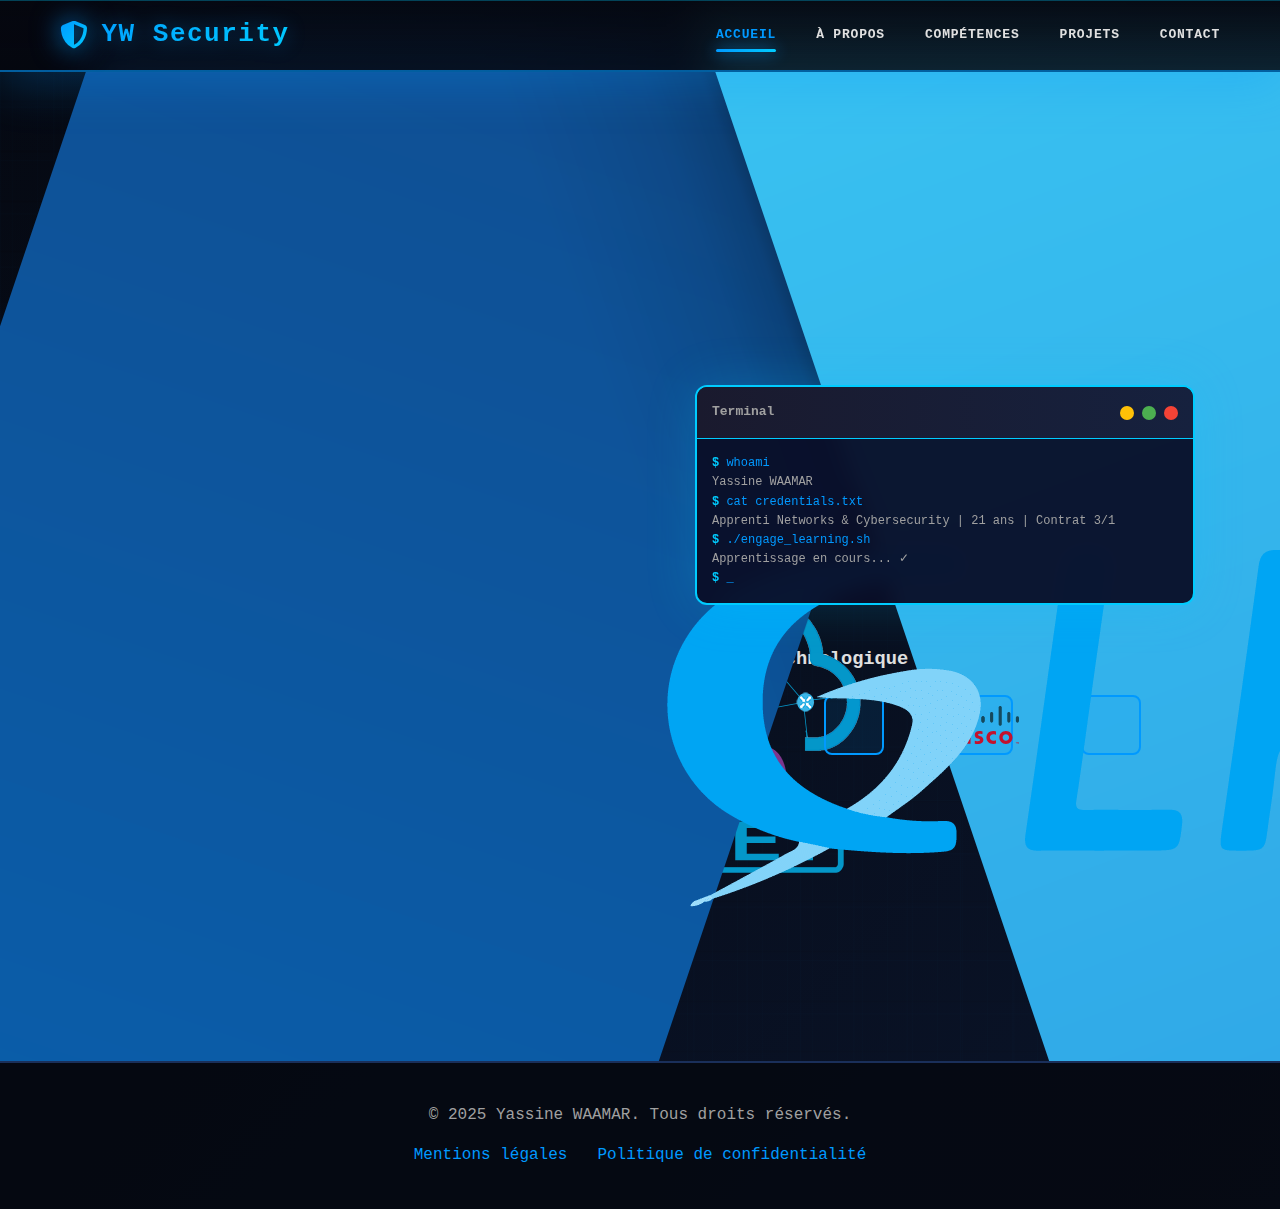
<file: index.html>
<!DOCTYPE html>
<html lang="fr">
<head>
    <meta charset="UTF-8">
    <meta name="viewport" content="width=device-width, initial-scale=1.0">
    <title>Yassine WAAMAR - Apprenti Réseaux & Cybersécurité</title>
    <link rel="icon" href="favicon.svg" type="image/svg+xml">
    <link rel="stylesheet" href="style.css">
    <link rel="stylesheet" href="https://cdnjs.cloudflare.com/ajax/libs/font-awesome/6.4.0/css/all.min.css">
</head>
<body>
    <!-- Navigation -->
    <nav class="navbar">
        <div class="nav-container">
            <a href="index.html" class="logo">
                <i class="fas fa-shield-alt"></i>
                <span>YW Security</span>
            </a>
            <ul class="nav-menu">
                <li><a href="index.html" class="nav-link">Accueil</a></li>
                <li><a href="about.html" class="nav-link">À propos</a></li>
                <li><a href="skills.html" class="nav-link">Compétences</a></li>
                <li><a href="projects.html" class="nav-link">Projets</a></li>
                <li><a href="contact.html" class="nav-link">Contact</a></li>
            </ul>
            <div class="hamburger">
                <span></span>
                <span></span>
                <span></span>
            </div>
        </div>
    </nav>

    <!-- Hero Section -->
    <main class="hero">
        <div class="matrix-bg"></div>
        <div class="hero-wrapper">
            <div class="hero-left">
                <div class="hero-content">
                    <div class="security-badge">
                        <i class="fas fa-shield-alt"></i>
                        <span>Apprenti Cybersécurité</span>
                    </div>
                    <h1 class="glitch" data-text="YASSINE WAAMAR">YASSINE WAAMAR</h1>
                    <p class="hero-subtitle">Apprenti Networks & Cybersecurity - Bac+3 AIS</p>
                    <p class="hero-description">Infrastructure Réseaux | Cloud Sécurisé | Sécurité Réseau & Systèmes | Gouvernance Cyber | ISO 27001 | SMSI</p>
                    
                    <div class="security-highlights">
                        <span class="security-tag"><i class="fas fa-network-wired"></i> Réseaux Sécurisés</span>
                        <span class="security-tag"><i class="fas fa-lock"></i> Infrastructure Cyber</span>
                        <span class="security-tag"><i class="fas fa-cloud"></i> Cloud Sécurité</span>
                    </div>
                    
                    <div class="hero-status">
                        <span class="status-indicator"></span>
                        <span class="status-text">Apprentissage Actif</span>
                    </div>

                    <div class="hero-buttons">
                        <a href="CV_2025-FR_MIC_YASSINE_WAAMAR.pdf" download class="cta-button">Télécharger CV</a>
                        <a href="contact.html" class="secondary-button">Me Contacter</a>
                    </div>

                    <div class="hero-stats">
                        <div class="stat-item">
                            <span class="stat-value">2+</span>
                            <span class="stat-label">Experiences</span>
                        </div>
                        <div class="stat-item">
                            <span class="stat-value">10+</span>
                            <span class="stat-label">Projets</span>
                        </div>
                    </div>
                </div>
            </div>

            <div class="hero-right">
                <div class="terminal-window">
                    <div class="terminal-header">
                        <span>Terminal</span>
                        <div class="terminal-buttons">
                            <span class="btn-min"></span>
                            <span class="btn-max"></span>
                            <span class="btn-close"></span>
                        </div>
                    </div>
                    <div class="terminal-content">
                        <p><span class="cmd">$</span> whoami</p>
                        <p><span class="output">Yassine WAAMAR</span></p>
                        <p><span class="cmd">$</span> cat credentials.txt</p>
                        <p><span class="output">Apprenti Networks & Cybersecurity | 21 ans | Contrat 3/1</span></p>
                        <p><span class="cmd">$</span> ./engage_learning.sh</p>
                        <p><span class="output">Apprentissage en cours... ✓</span></p>
                        <p><span class="cmd">$</span> _</p>
                    </div>
                </div>

                <div class="tech-stack">
                    <h3>Stack Technologique</h3>
                    <div class="tech-icons">
                        <div class="tech-icon" title="PNETLAB">
                            <img src="pnetlab_logo.png" alt="PNETLAB">
                        </div>
                        <div class="tech-icon" title="Microsoft Azure">
                            <img src="Microsoft-Azure.png" alt="Azure">
                        </div>
                        <div class="tech-icon" title="Cisco">
                            <img src="Cisco_logo.svg" alt="Cisco">
                        </div>
                        <div class="tech-icon" title="GLPI">
                            <img src="GLPI_Logo-color.png" alt="GLPI">
                        </div>
                    </div>
                </div>
            </div>
        </div>
    </main>

    <!-- Footer -->
    <footer class="footer">
        <div class="container">
            <p>&copy; 2025 Yassine WAAMAR. Tous droits réservés.</p>
            <div class="footer-links">
                <a href="mentions-legales.html" class="footer-link">Mentions légales</a>
                <a href="politique-confidentialite.html" class="footer-link">Politique de confidentialité</a>
            </div>
        </div>
    </footer>

    <script src="script.js"></script>
</body>
</html>
</file>
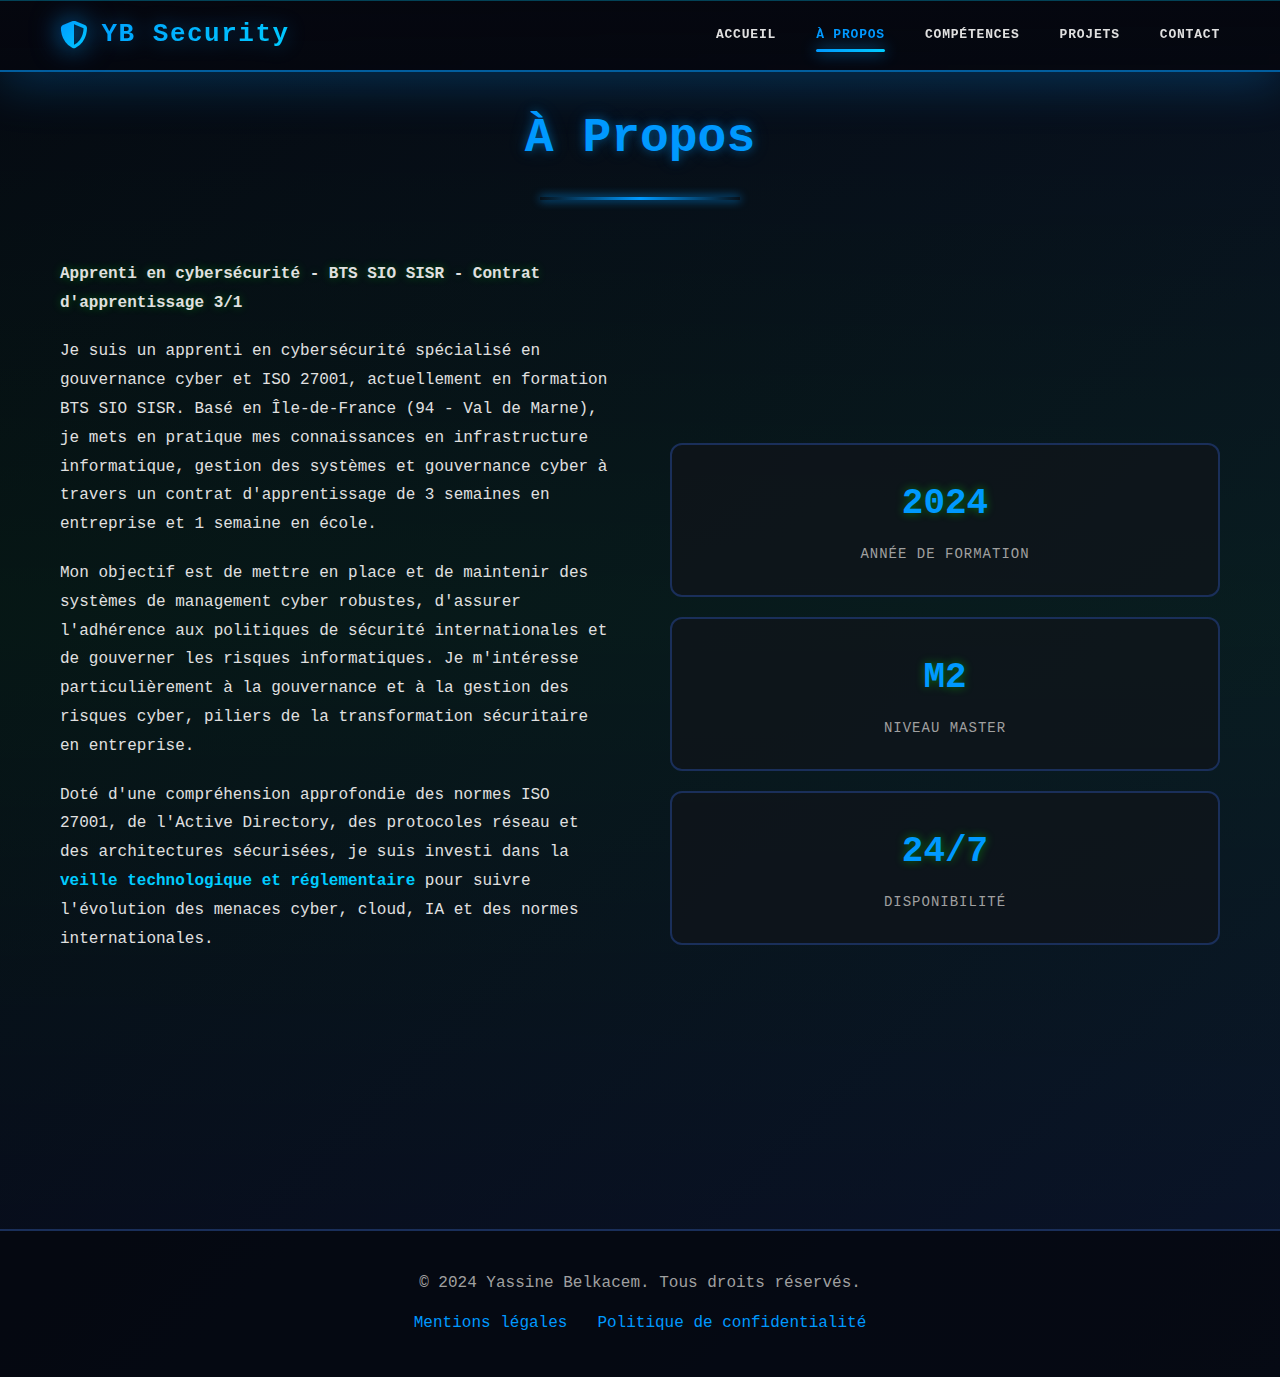
<file: about.html>
<!DOCTYPE html>
<html lang="fr">
<head>
    <meta charset="UTF-8">
    <meta name="viewport" content="width=device-width, initial-scale=1.0">
    <title>À Propos - Yassine Belkacem</title>
    <link rel="icon" href="favicon.svg" type="image/svg+xml">
    <link rel="stylesheet" href="style.css">
    <link rel="stylesheet" href="https://cdnjs.cloudflare.com/ajax/libs/font-awesome/6.4.0/css/all.min.css">
</head>
<body>
    <!-- Navigation -->
    <nav class="navbar">
        <div class="nav-container">
            <a href="index.html" class="logo">
                <i class="fas fa-shield-alt"></i>
                <span>YB Security</span>
            </a>
            <ul class="nav-menu">
                <li><a href="index.html" class="nav-link">Accueil</a></li>
                <li><a href="about.html" class="nav-link active">À propos</a></li>
                <li><a href="skills.html" class="nav-link">Compétences</a></li>
                <li><a href="projects.html" class="nav-link">Projets</a></li>
                <li><a href="contact.html" class="nav-link">Contact</a></li>
            </ul>
            <div class="hamburger">
                <span></span>
                <span></span>
                <span></span>
            </div>
        </div>
    </nav>

    <!-- About Section -->
    <main class="about">
        <div class="container">
            <h1 class="section-title">À Propos</h1>
            <div class="about-content">
                <div class="about-text">
                    <p class="highlight">Apprenti en cybersécurité - BTS SIO SISR - Contrat d'apprentissage 3/1</p>
                    <p>Je suis un apprenti en cybersécurité spécialisé en gouvernance cyber et ISO 27001, actuellement en formation BTS SIO SISR. Basé en Île-de-France (94 - Val de Marne), je mets en pratique mes connaissances en infrastructure informatique, gestion des systèmes et gouvernance cyber à travers un contrat d'apprentissage de 3 semaines en entreprise et 1 semaine en école.</p>
                    <p>Mon objectif est de mettre en place et de maintenir des systèmes de management cyber robustes, d'assurer l'adhérence aux politiques de sécurité internationales et de gouverner les risques informatiques. Je m'intéresse particulièrement à la gouvernance et à la gestion des risques cyber, piliers de la transformation sécuritaire en entreprise.</p>
                    <p>Doté d'une compréhension approfondie des normes ISO 27001, de l'Active Directory, des protocoles réseau et des architectures sécurisées, je suis investi dans la <strong>veille technologique et réglementaire</strong> pour suivre l'évolution des menaces cyber, cloud, IA et des normes internationales.</p>
                    <div class="achievements">
                        <div class="achievement">
                            <i class="fas fa-certificate"></i>
                            <span>3+ Certifications</span>
                        </div>
                        <div class="achievement">
                            <i class="fas fa-project-diagram"></i>
                            <span>15+ Projets</span>
                        </div>
                        <div class="achievement">
                            <i class="fas fa-users"></i>
                            <span>100+ Vulns trouvées</span>
                        </div>
                    </div>
                </div>
                <div class="about-stats">
                    <div class="stat-card">
                        <div class="stat-number">2024</div>
                        <div class="stat-label">Année de formation</div>
                    </div>
                    <div class="stat-card">
                        <div class="stat-number">M2</div>
                        <div class="stat-label">Niveau Master</div>
                    </div>
                    <div class="stat-card">
                        <div class="stat-number">24/7</div>
                        <div class="stat-label">Disponibilité</div>
                    </div>
                </div>
            </div>
        </div>
    </main>

    <!-- Footer -->
    <footer class="footer">
        <div class="container">
            <p>&copy; 2024 Yassine Belkacem. Tous droits réservés.</p>
            <div class="footer-links">
                <span class="footer-link">Mentions légales</span>
                <span class="footer-link">Politique de confidentialité</span>
            </div>
        </div>
    </footer>

    <script src="script.js"></script>
</body>
</html>
</file>
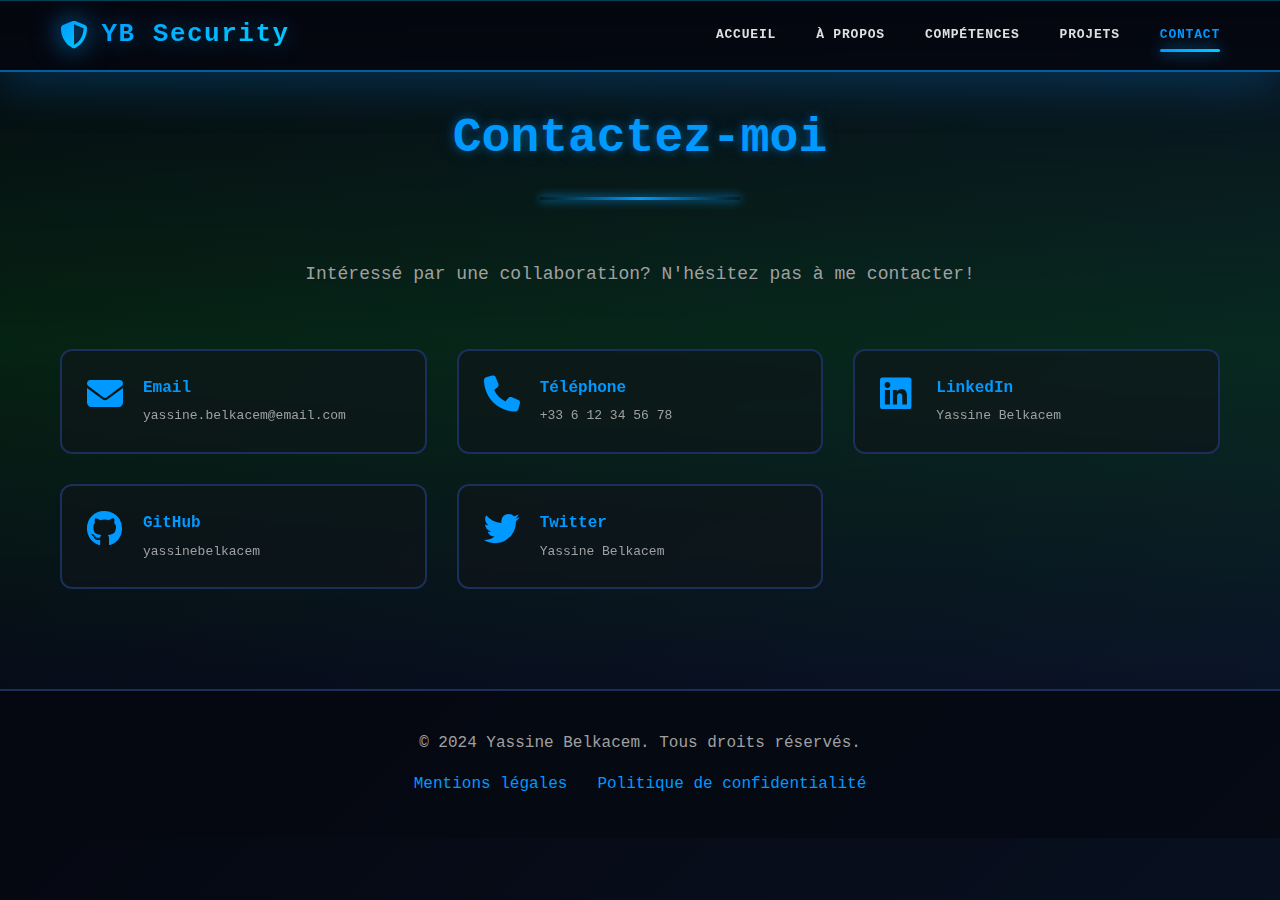
<file: contact.html>
<!DOCTYPE html>
<html lang="fr">
<head>
    <meta charset="UTF-8">
    <meta name="viewport" content="width=device-width, initial-scale=1.0">
    <title>Contact - Yassine Belkacem</title>
    <link rel="icon" href="favicon.svg" type="image/svg+xml">
    <link rel="stylesheet" href="style.css">
    <link rel="stylesheet" href="https://cdnjs.cloudflare.com/ajax/libs/font-awesome/6.4.0/css/all.min.css">
</head>
<body>
    <!-- Navigation -->
    <nav class="navbar">
        <div class="nav-container">
            <a href="index.html" class="logo">
                <i class="fas fa-shield-alt"></i>
                <span>YB Security</span>
            </a>
            <ul class="nav-menu">
                <li><a href="index.html" class="nav-link">Accueil</a></li>
                <li><a href="about.html" class="nav-link">À propos</a></li>
                <li><a href="skills.html" class="nav-link">Compétences</a></li>
                <li><a href="projects.html" class="nav-link">Projets</a></li>
                <li><a href="contact.html" class="nav-link active">Contact</a></li>
            </ul>
            <div class="hamburger">
                <span></span>
                <span></span>
                <span></span>
            </div>
        </div>
    </nav>

    <!-- Contact Section -->
    <main class="contact">
        <div class="container">
            <h1 class="section-title">Contactez-moi</h1>
            <div class="contact-content">
                <p class="contact-intro">Intéressé par une collaboration? N'hésitez pas à me contacter!</p>
                <div class="contact-methods">
                    <a href="mailto:yassine.belkacem@email.com" class="contact-method">
                        <i class="fas fa-envelope"></i>
                        <div>
                            <h3>Email</h3>
                            <p>yassine.belkacem@email.com</p>
                        </div>
                    </a>
                    <a href="tel:+33612345678" class="contact-method">
                        <i class="fas fa-phone"></i>
                        <div>
                            <h3>Téléphone</h3>
                            <p>+33 6 12 34 56 78</p>
                        </div>
                    </a>
                    <a href="https://linkedin.com" class="contact-method" target="_blank">
                        <i class="fab fa-linkedin"></i>
                        <div>
                            <h3>LinkedIn</h3>
                            <p>Yassine Belkacem</p>
                        </div>
                    </a>
                    <a href="https://github.com" class="contact-method" target="_blank">
                        <i class="fab fa-github"></i>
                        <div>
                            <h3>GitHub</h3>
                            <p>yassinebelkacem</p>
                        </div>
                    </a>
                    <a href="https://twitter.com" class="contact-method" target="_blank">
                        <i class="fab fa-twitter"></i>
                        <div>
                            <h3>Twitter</h3>
                            <p>Yassine Belkacem</p>
                        </div>
                    </a>
                </div>
            </div>
        </div>
    </main>

    <!-- Footer -->
    <footer class="footer">
        <div class="container">
            <p>&copy; 2024 Yassine Belkacem. Tous droits réservés.</p>
            <div class="footer-links">
                <span class="footer-link">Mentions légales</span>
                <span class="footer-link">Politique de confidentialité</span>
            </div>
        </div>
    </footer>

    <script src="script.js"></script>
</body>
</html>
</file>
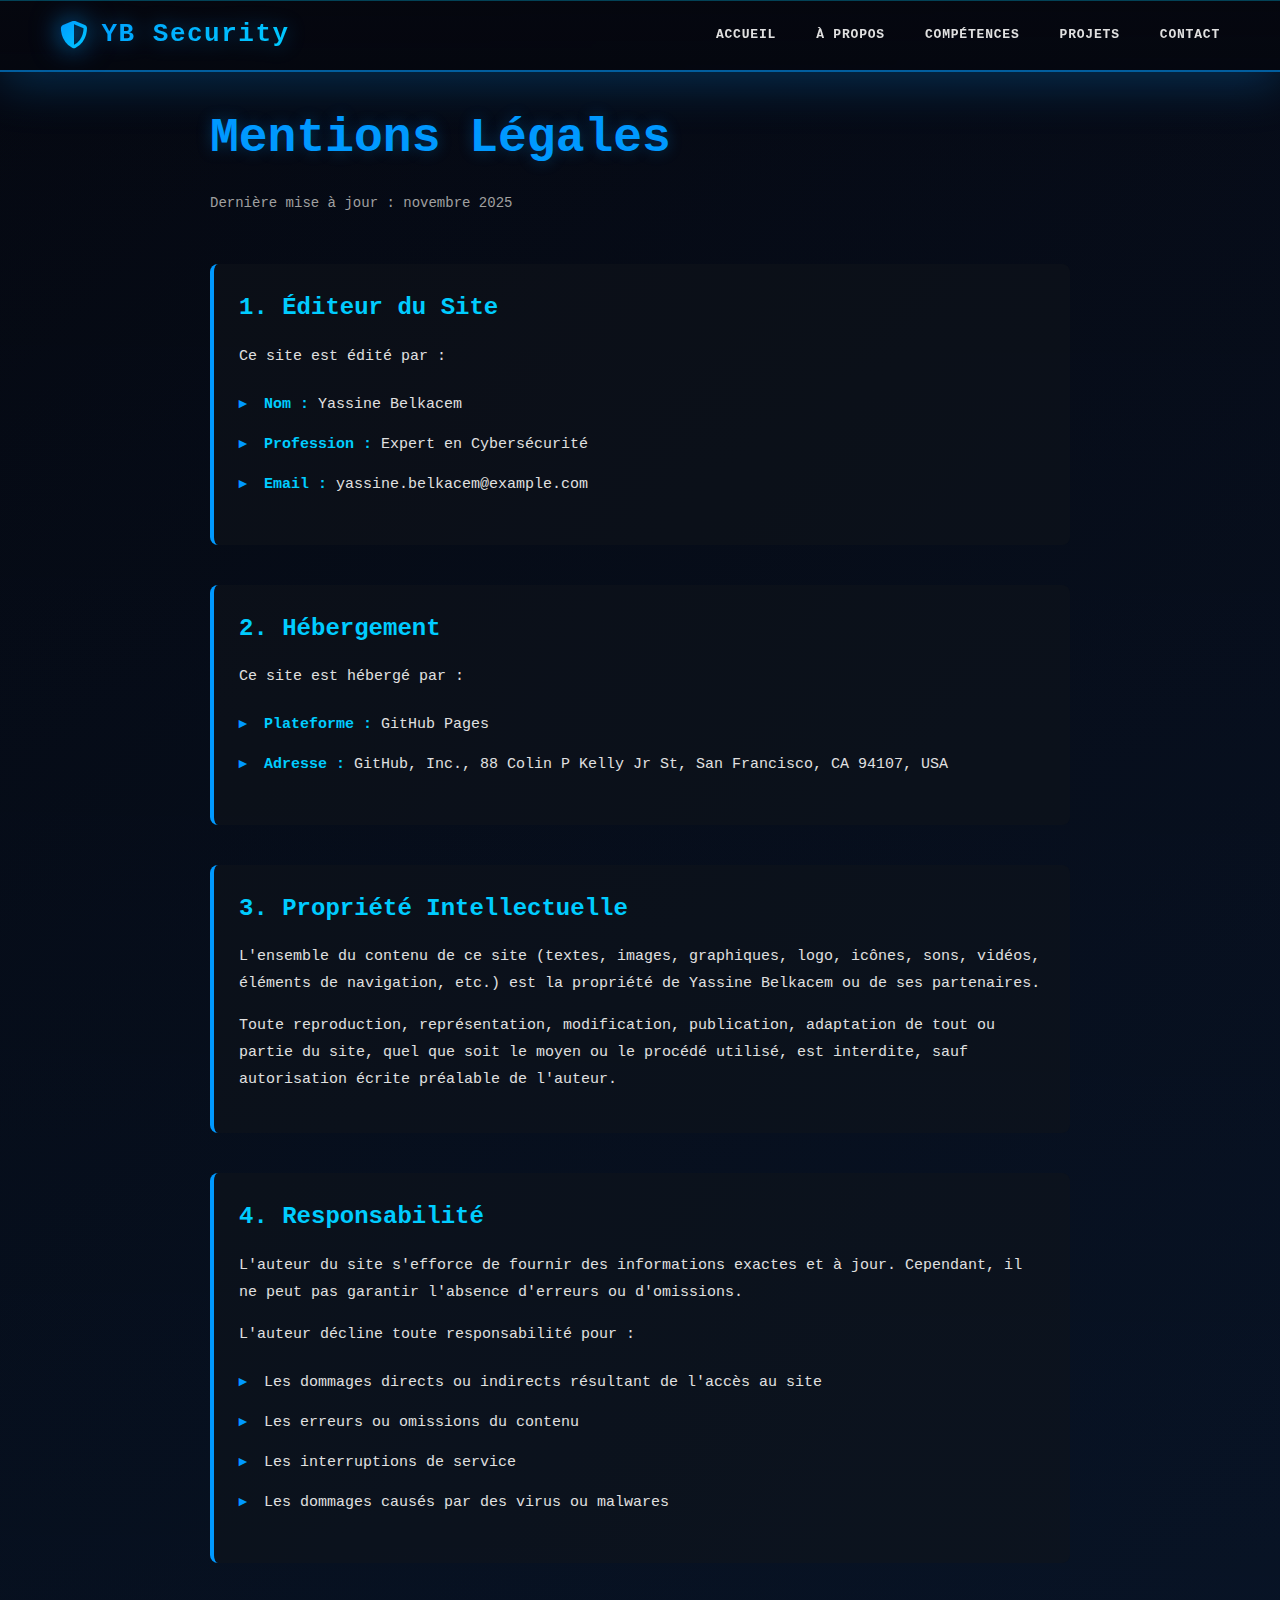
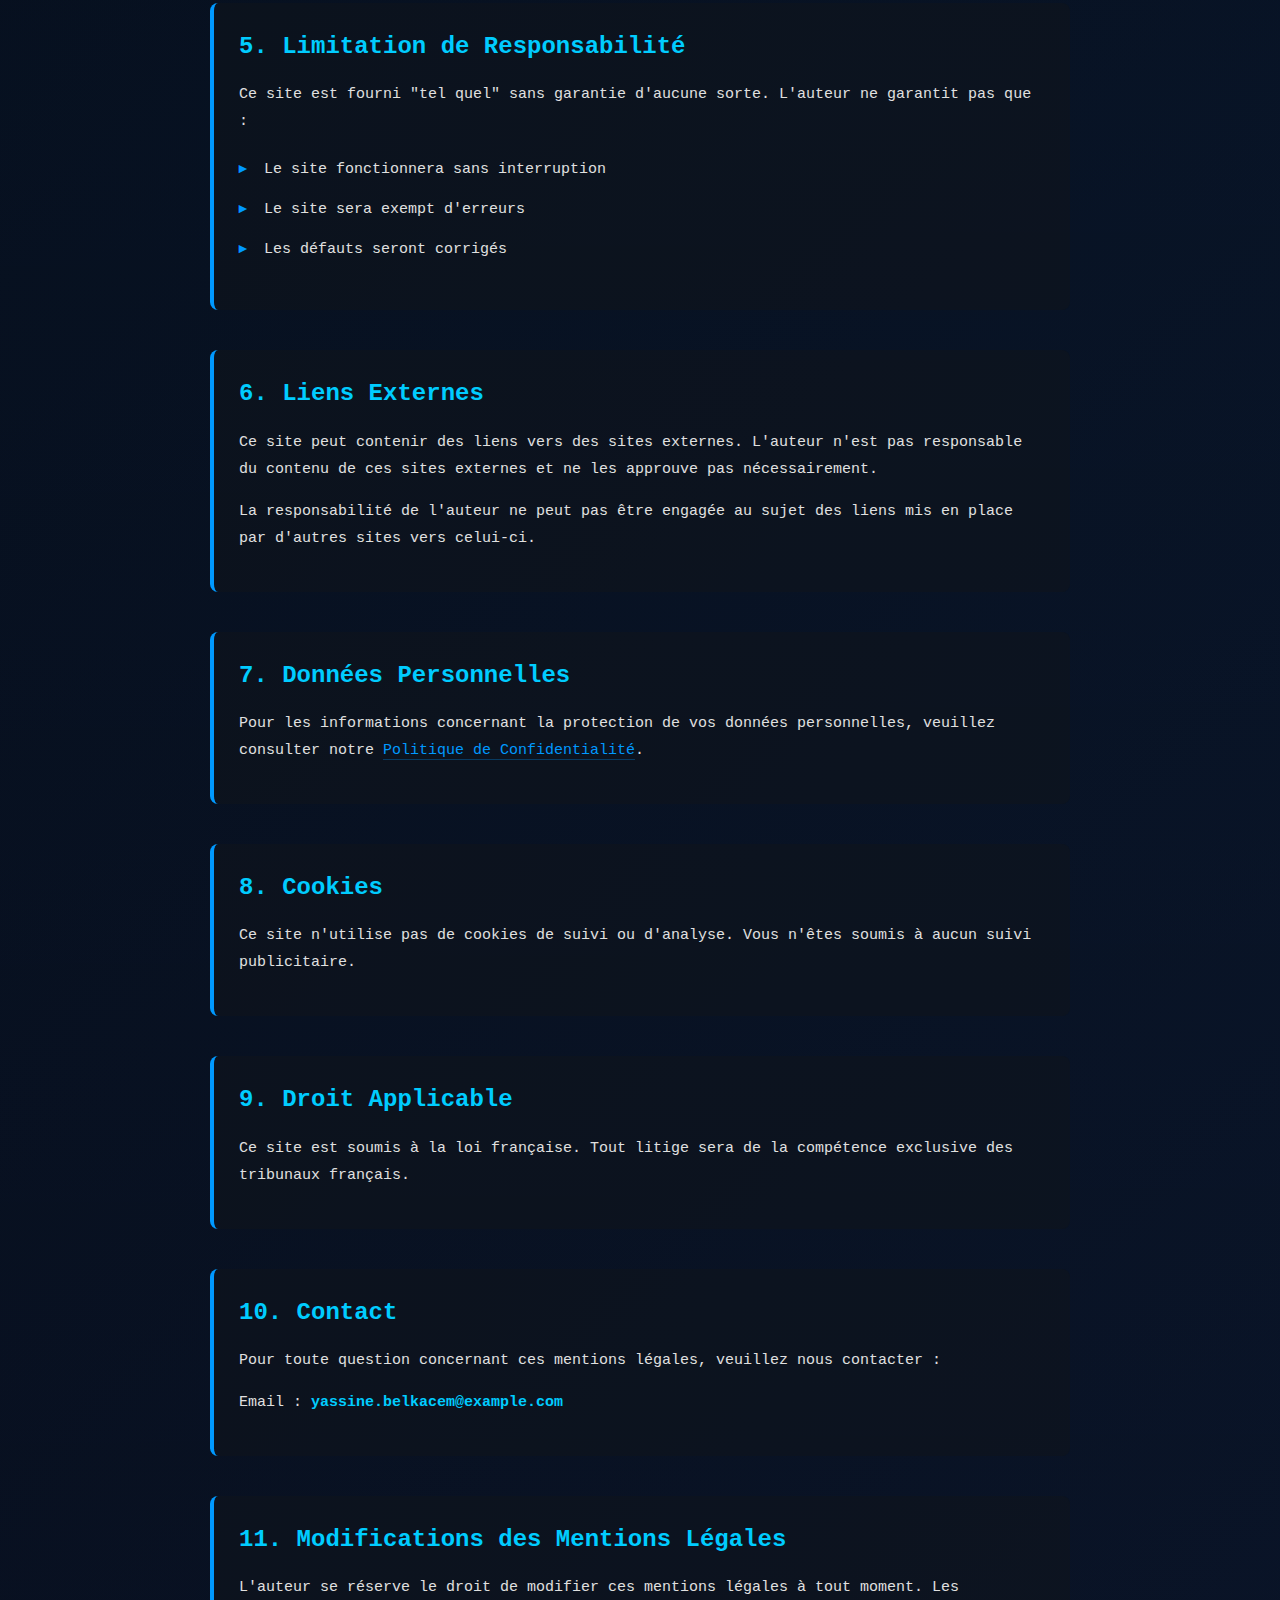
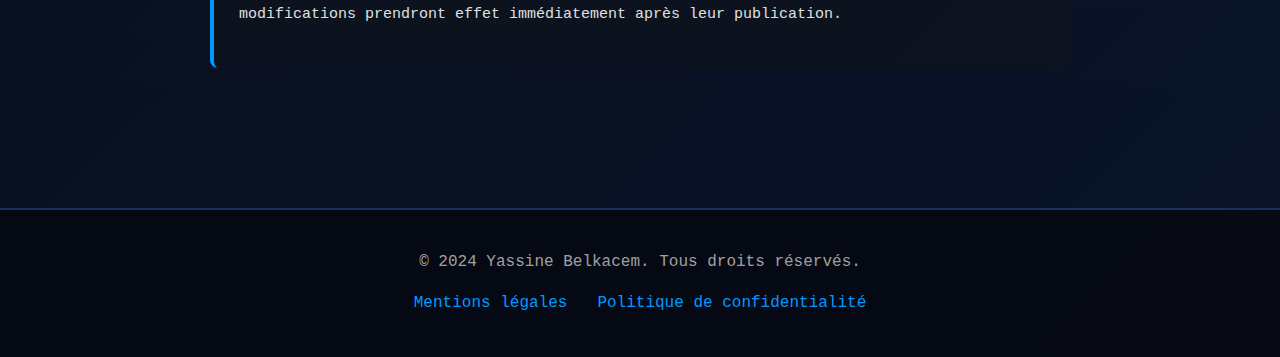
<file: mentions-legales.html>
<!DOCTYPE html>
<html lang="fr">
<head>
    <meta charset="UTF-8">
    <meta name="viewport" content="width=device-width, initial-scale=1.0">
    <title>Mentions Légales - Yassine Belkacem</title>
    <link rel="icon" href="favicon.svg" type="image/svg+xml">
    <link rel="stylesheet" href="style.css">
    <link rel="stylesheet" href="https://cdnjs.cloudflare.com/ajax/libs/font-awesome/6.4.0/css/all.min.css">
</head>
<body>
    <!-- Navigation -->
    <nav class="navbar">
        <div class="nav-container">
            <a href="index.html" class="logo">
                <i class="fas fa-shield-alt"></i>
                <span>YB Security</span>
            </a>
            <ul class="nav-menu">
                <li><a href="index.html" class="nav-link">Accueil</a></li>
                <li><a href="about.html" class="nav-link">À propos</a></li>
                <li><a href="skills.html" class="nav-link">Compétences</a></li>
                <li><a href="projects.html" class="nav-link">Projets</a></li>
                <li><a href="contact.html" class="nav-link">Contact</a></li>
            </ul>
            <div class="hamburger">
                <span></span>
                <span></span>
                <span></span>
            </div>
        </div>
    </nav>

    <!-- Legal Content -->
    <main class="legal-page">
        <div class="legal-container">
            <h1>Mentions Légales</h1>
            <p class="last-update">Dernière mise à jour : novembre 2025</p>

            <section class="legal-section">
                <h2>1. Éditeur du Site</h2>
                <p>Ce site est édité par :</p>
                <ul>
                    <li><strong>Nom :</strong> Yassine Belkacem</li>
                    <li><strong>Profession :</strong> Expert en Cybersécurité</li>
                    <li><strong>Email :</strong> yassine.belkacem@example.com</li>
                </ul>
            </section>

            <section class="legal-section">
                <h2>2. Hébergement</h2>
                <p>Ce site est hébergé par :</p>
                <ul>
                    <li><strong>Plateforme :</strong> GitHub Pages</li>
                    <li><strong>Adresse :</strong> GitHub, Inc., 88 Colin P Kelly Jr St, San Francisco, CA 94107, USA</li>
                </ul>
            </section>

            <section class="legal-section">
                <h2>3. Propriété Intellectuelle</h2>
                <p>L'ensemble du contenu de ce site (textes, images, graphiques, logo, icônes, sons, vidéos, éléments de navigation, etc.) est la propriété de Yassine Belkacem ou de ses partenaires.</p>
                <p>Toute reproduction, représentation, modification, publication, adaptation de tout ou partie du site, quel que soit le moyen ou le procédé utilisé, est interdite, sauf autorisation écrite préalable de l'auteur.</p>
            </section>

            <section class="legal-section">
                <h2>4. Responsabilité</h2>
                <p>L'auteur du site s'efforce de fournir des informations exactes et à jour. Cependant, il ne peut pas garantir l'absence d'erreurs ou d'omissions.</p>
                <p>L'auteur décline toute responsabilité pour :</p>
                <ul>
                    <li>Les dommages directs ou indirects résultant de l'accès au site</li>
                    <li>Les erreurs ou omissions du contenu</li>
                    <li>Les interruptions de service</li>
                    <li>Les dommages causés par des virus ou malwares</li>
                </ul>
            </section>

            <section class="legal-section">
                <h2>5. Limitation de Responsabilité</h2>
                <p>Ce site est fourni "tel quel" sans garantie d'aucune sorte. L'auteur ne garantit pas que :</p>
                <ul>
                    <li>Le site fonctionnera sans interruption</li>
                    <li>Le site sera exempt d'erreurs</li>
                    <li>Les défauts seront corrigés</li>
                </ul>
            </section>

            <section class="legal-section">
                <h2>6. Liens Externes</h2>
                <p>Ce site peut contenir des liens vers des sites externes. L'auteur n'est pas responsable du contenu de ces sites externes et ne les approuve pas nécessairement.</p>
                <p>La responsabilité de l'auteur ne peut pas être engagée au sujet des liens mis en place par d'autres sites vers celui-ci.</p>
            </section>

            <section class="legal-section">
                <h2>7. Données Personnelles</h2>
                <p>Pour les informations concernant la protection de vos données personnelles, veuillez consulter notre <a href="politique-confidentialite.html">Politique de Confidentialité</a>.</p>
            </section>

            <section class="legal-section">
                <h2>8. Cookies</h2>
                <p>Ce site n'utilise pas de cookies de suivi ou d'analyse. Vous n'êtes soumis à aucun suivi publicitaire.</p>
            </section>

            <section class="legal-section">
                <h2>9. Droit Applicable</h2>
                <p>Ce site est soumis à la loi française. Tout litige sera de la compétence exclusive des tribunaux français.</p>
            </section>

            <section class="legal-section">
                <h2>10. Contact</h2>
                <p>Pour toute question concernant ces mentions légales, veuillez nous contacter :</p>
                <p>Email : <strong>yassine.belkacem@example.com</strong></p>
            </section>

            <section class="legal-section">
                <h2>11. Modifications des Mentions Légales</h2>
                <p>L'auteur se réserve le droit de modifier ces mentions légales à tout moment. Les modifications prendront effet immédiatement après leur publication.</p>
            </section>
        </div>
    </main>

    <!-- Footer -->
    <footer class="footer">
        <div class="container">
            <p>&copy; 2024 Yassine Belkacem. Tous droits réservés.</p>
            <div class="footer-links">
                <a href="mentions-legales.html" class="footer-link">Mentions légales</a>
                <a href="politique-confidentialite.html" class="footer-link">Politique de confidentialité</a>
            </div>
        </div>
    </footer>

    <script src="script.js"></script>
</body>
</html>
</file>
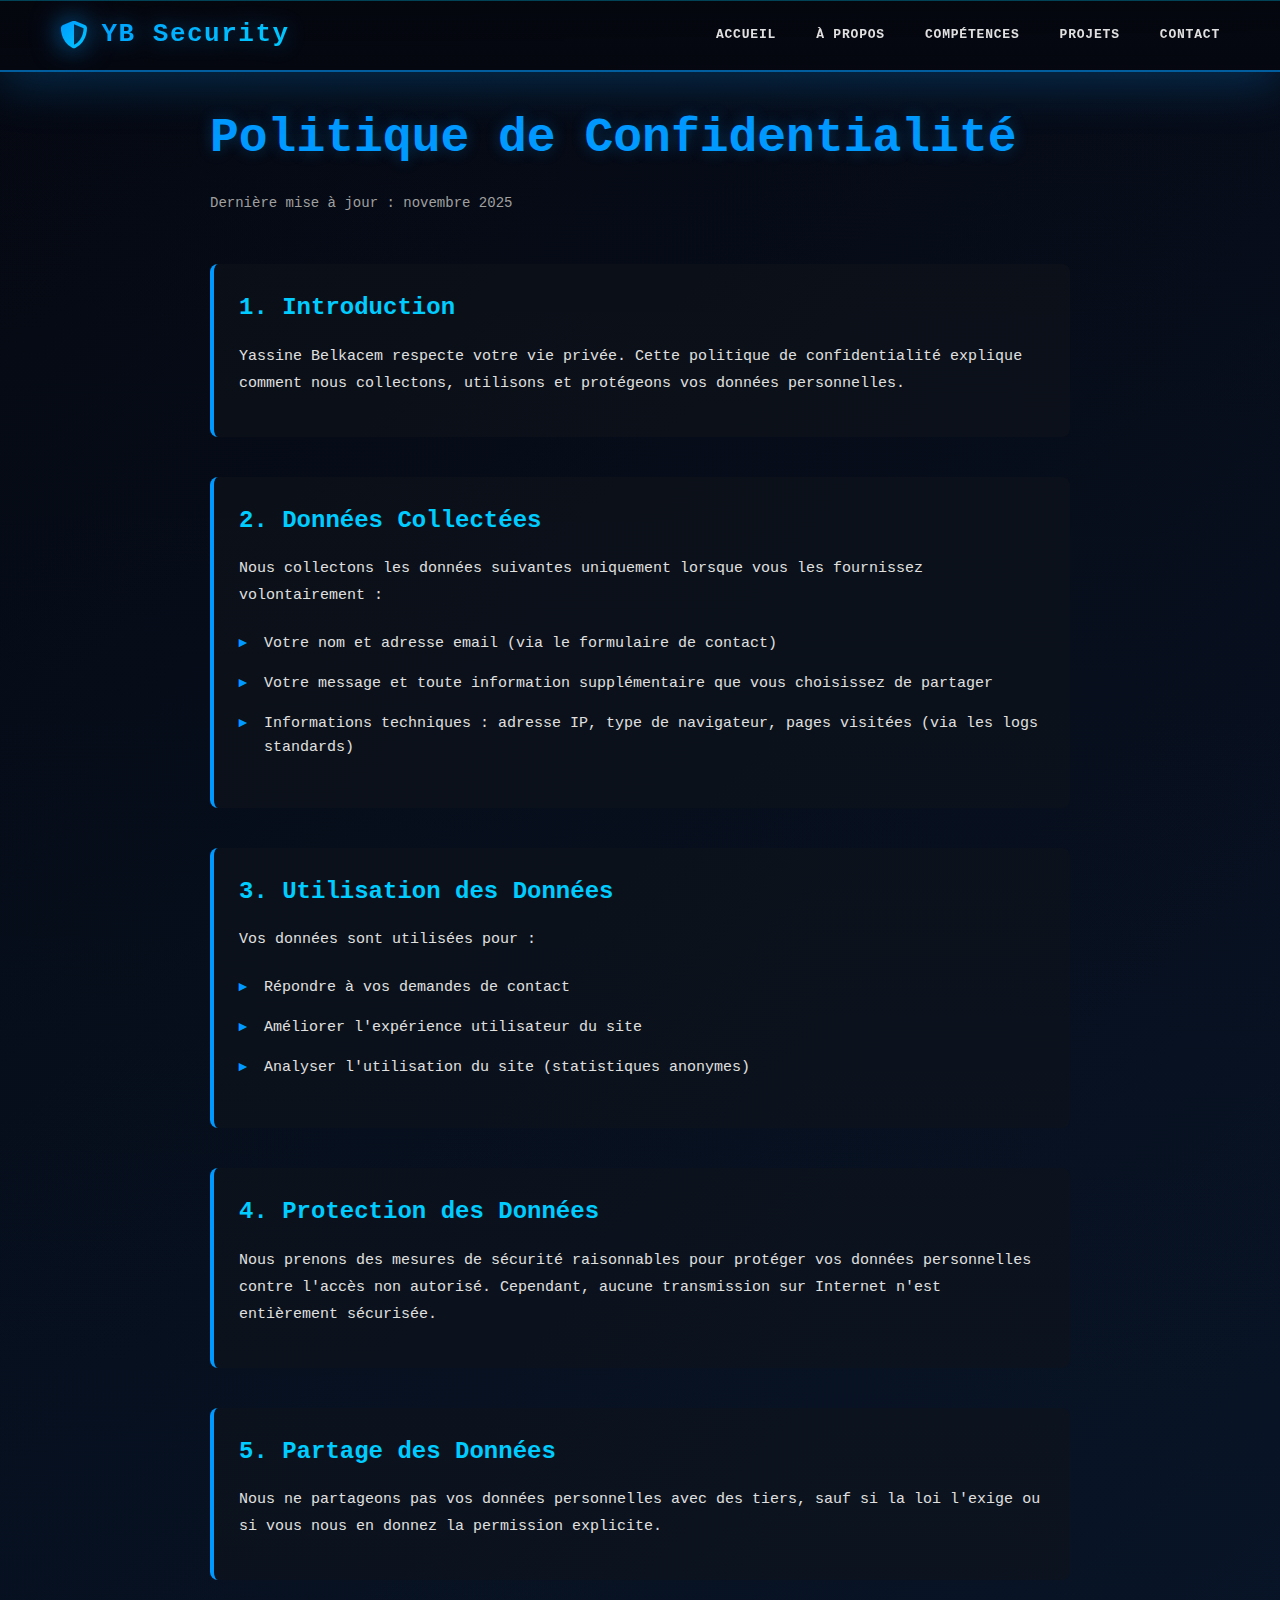
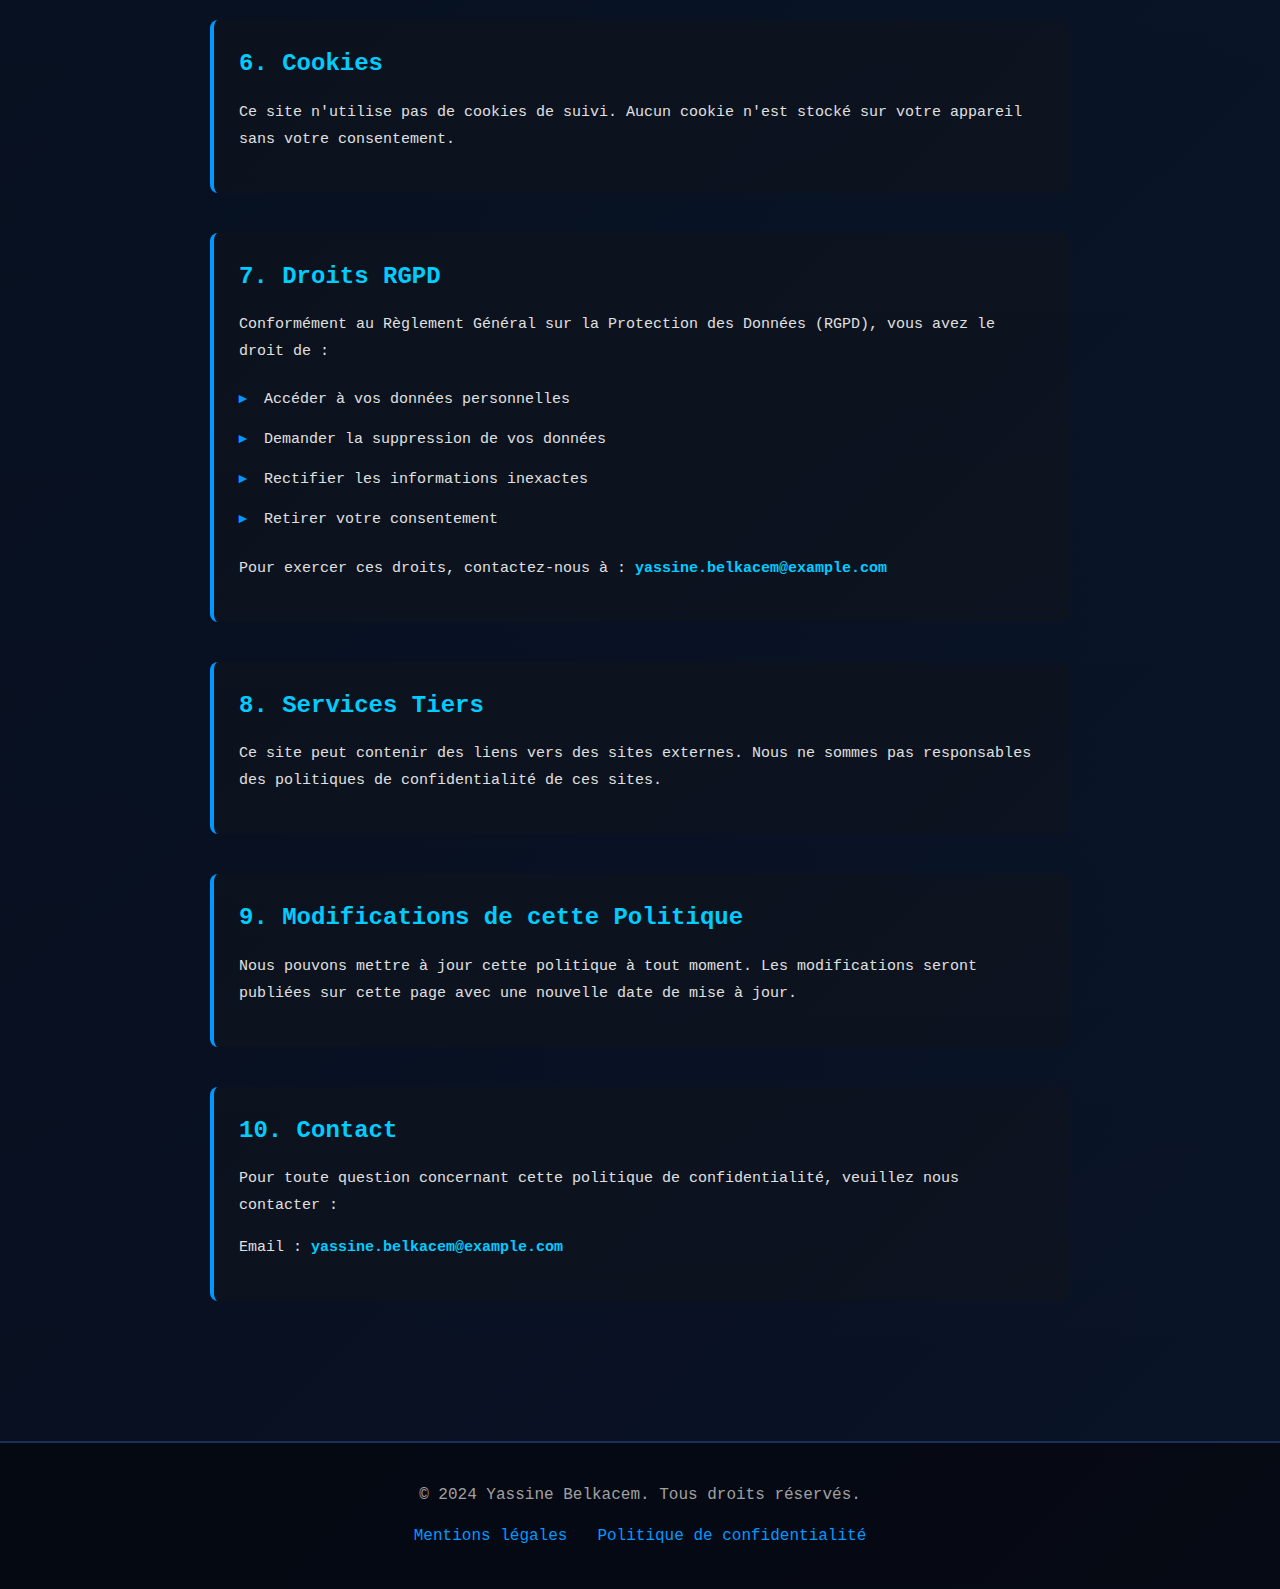
<file: politique-confidentialite.html>
<!DOCTYPE html>
<html lang="fr">
<head>
    <meta charset="UTF-8">
    <meta name="viewport" content="width=device-width, initial-scale=1.0">
    <title>Politique de Confidentialité - Yassine Belkacem</title>
    <link rel="icon" href="favicon.svg" type="image/svg+xml">
    <link rel="stylesheet" href="style.css">
    <link rel="stylesheet" href="https://cdnjs.cloudflare.com/ajax/libs/font-awesome/6.4.0/css/all.min.css">
</head>
<body>
    <!-- Navigation -->
    <nav class="navbar">
        <div class="nav-container">
            <a href="index.html" class="logo">
                <i class="fas fa-shield-alt"></i>
                <span>YB Security</span>
            </a>
            <ul class="nav-menu">
                <li><a href="index.html" class="nav-link">Accueil</a></li>
                <li><a href="about.html" class="nav-link">À propos</a></li>
                <li><a href="skills.html" class="nav-link">Compétences</a></li>
                <li><a href="projects.html" class="nav-link">Projets</a></li>
                <li><a href="contact.html" class="nav-link">Contact</a></li>
            </ul>
            <div class="hamburger">
                <span></span>
                <span></span>
                <span></span>
            </div>
        </div>
    </nav>

    <!-- Legal Content -->
    <main class="legal-page">
        <div class="legal-container">
            <h1>Politique de Confidentialité</h1>
            <p class="last-update">Dernière mise à jour : novembre 2025</p>

            <section class="legal-section">
                <h2>1. Introduction</h2>
                <p>Yassine Belkacem respecte votre vie privée. Cette politique de confidentialité explique comment nous collectons, utilisons et protégeons vos données personnelles.</p>
            </section>

            <section class="legal-section">
                <h2>2. Données Collectées</h2>
                <p>Nous collectons les données suivantes uniquement lorsque vous les fournissez volontairement :</p>
                <ul>
                    <li>Votre nom et adresse email (via le formulaire de contact)</li>
                    <li>Votre message et toute information supplémentaire que vous choisissez de partager</li>
                    <li>Informations techniques : adresse IP, type de navigateur, pages visitées (via les logs standards)</li>
                </ul>
            </section>

            <section class="legal-section">
                <h2>3. Utilisation des Données</h2>
                <p>Vos données sont utilisées pour :</p>
                <ul>
                    <li>Répondre à vos demandes de contact</li>
                    <li>Améliorer l'expérience utilisateur du site</li>
                    <li>Analyser l'utilisation du site (statistiques anonymes)</li>
                </ul>
            </section>

            <section class="legal-section">
                <h2>4. Protection des Données</h2>
                <p>Nous prenons des mesures de sécurité raisonnables pour protéger vos données personnelles contre l'accès non autorisé. Cependant, aucune transmission sur Internet n'est entièrement sécurisée.</p>
            </section>

            <section class="legal-section">
                <h2>5. Partage des Données</h2>
                <p>Nous ne partageons pas vos données personnelles avec des tiers, sauf si la loi l'exige ou si vous nous en donnez la permission explicite.</p>
            </section>

            <section class="legal-section">
                <h2>6. Cookies</h2>
                <p>Ce site n'utilise pas de cookies de suivi. Aucun cookie n'est stocké sur votre appareil sans votre consentement.</p>
            </section>

            <section class="legal-section">
                <h2>7. Droits RGPD</h2>
                <p>Conformément au Règlement Général sur la Protection des Données (RGPD), vous avez le droit de :</p>
                <ul>
                    <li>Accéder à vos données personnelles</li>
                    <li>Demander la suppression de vos données</li>
                    <li>Rectifier les informations inexactes</li>
                    <li>Retirer votre consentement</li>
                </ul>
                <p>Pour exercer ces droits, contactez-nous à : <strong>yassine.belkacem@example.com</strong></p>
            </section>

            <section class="legal-section">
                <h2>8. Services Tiers</h2>
                <p>Ce site peut contenir des liens vers des sites externes. Nous ne sommes pas responsables des politiques de confidentialité de ces sites.</p>
            </section>

            <section class="legal-section">
                <h2>9. Modifications de cette Politique</h2>
                <p>Nous pouvons mettre à jour cette politique à tout moment. Les modifications seront publiées sur cette page avec une nouvelle date de mise à jour.</p>
            </section>

            <section class="legal-section">
                <h2>10. Contact</h2>
                <p>Pour toute question concernant cette politique de confidentialité, veuillez nous contacter :</p>
                <p>Email : <strong>yassine.belkacem@example.com</strong></p>
            </section>
        </div>
    </main>

    <!-- Footer -->
    <footer class="footer">
        <div class="container">
            <p>&copy; 2024 Yassine Belkacem. Tous droits réservés.</p>
            <div class="footer-links">
                <a href="mentions-legales.html" class="footer-link">Mentions légales</a>
                <a href="politique-confidentialite.html" class="footer-link">Politique de confidentialité</a>
            </div>
        </div>
    </footer>

    <script src="script.js"></script>
</body>
</html>
</file>
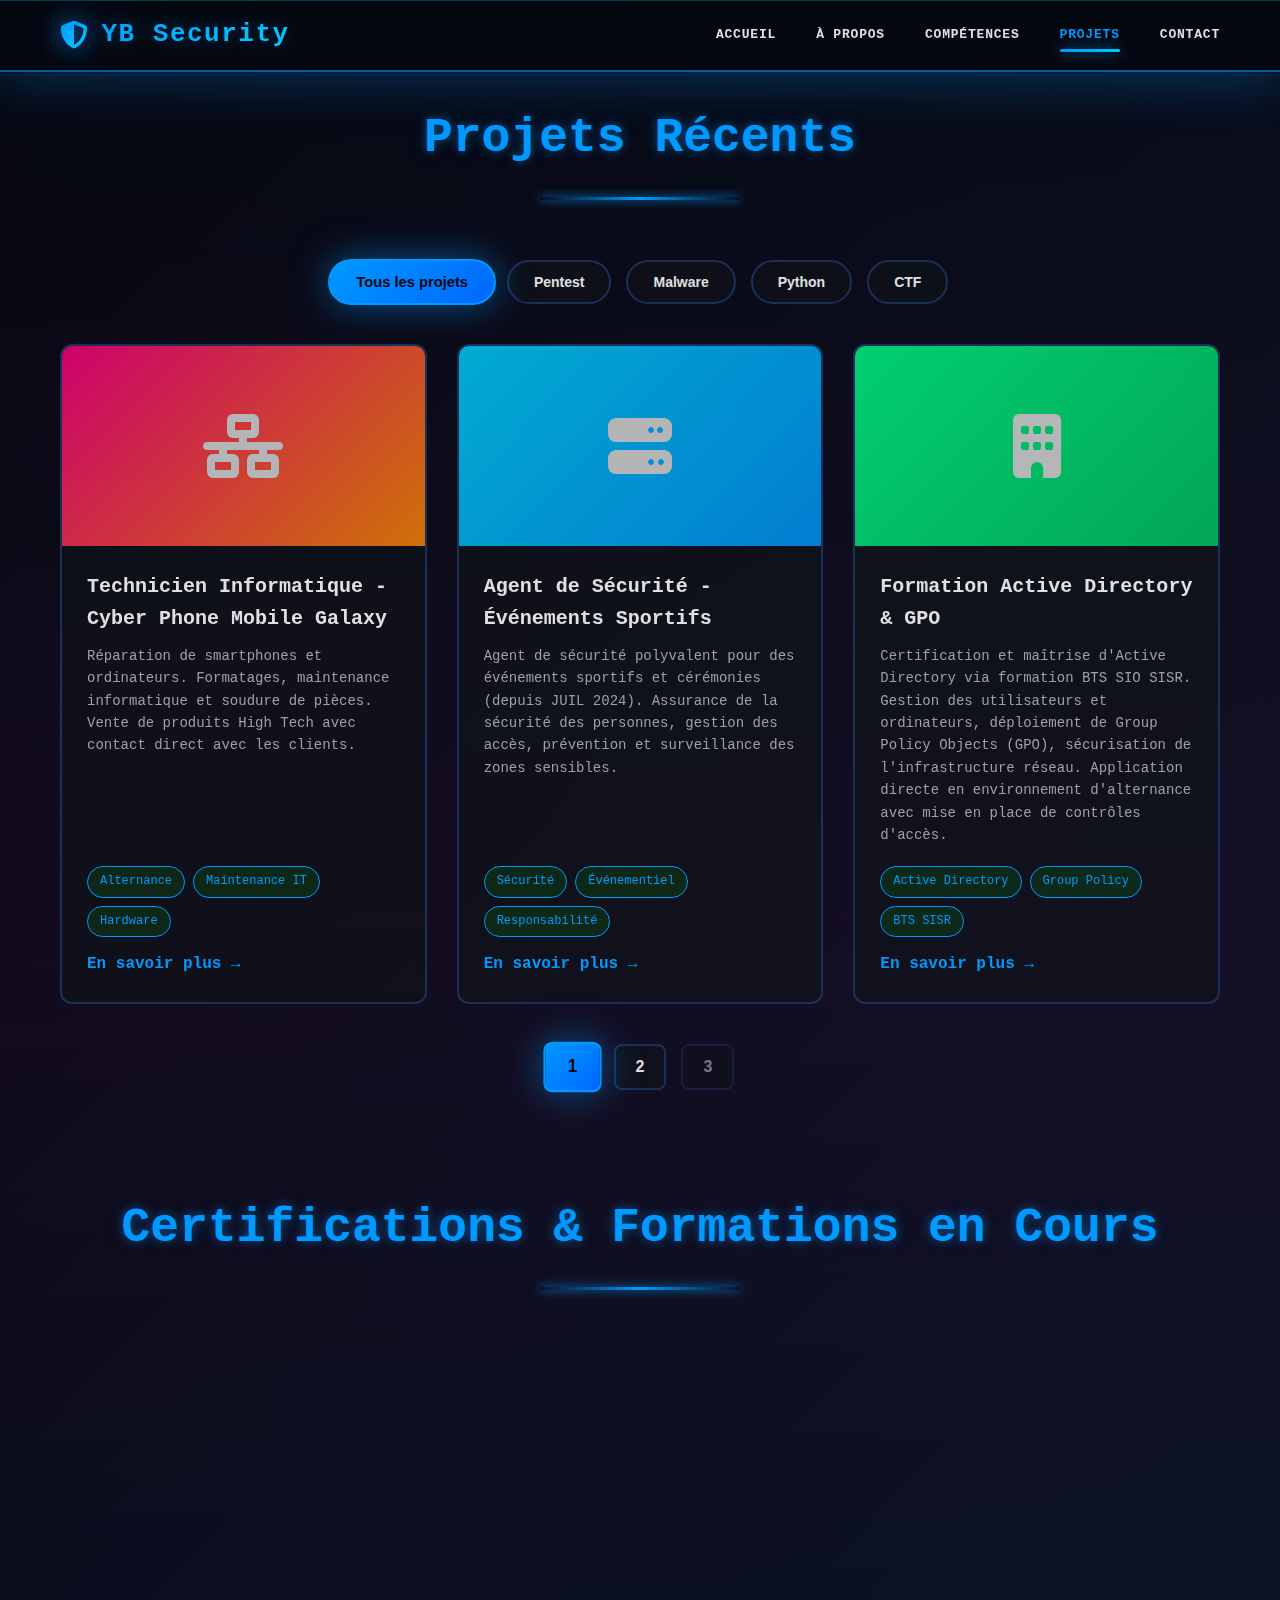
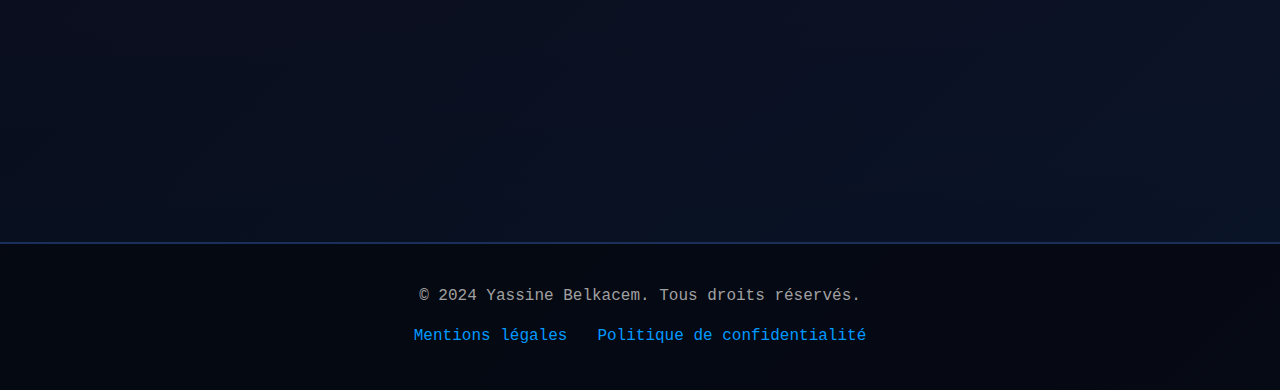
<file: projects.html>
<!DOCTYPE html>
<html lang="fr">
<head>
    <meta charset="UTF-8">
    <meta name="viewport" content="width=device-width, initial-scale=1.0">
    <title>Projets - Yassine Belkacem</title>
    <link rel="icon" href="favicon.svg" type="image/svg+xml">
    <link rel="stylesheet" href="style.css">
    <link rel="stylesheet" href="https://cdnjs.cloudflare.com/ajax/libs/font-awesome/6.4.0/css/all.min.css">
</head>
<body>
    <!-- Navigation -->
    <nav class="navbar">
        <div class="nav-container">
            <a href="index.html" class="logo">
                <i class="fas fa-shield-alt"></i>
                <span>YB Security</span>
            </a>
            <ul class="nav-menu">
                <li><a href="index.html" class="nav-link">Accueil</a></li>
                <li><a href="about.html" class="nav-link">À propos</a></li>
                <li><a href="skills.html" class="nav-link">Compétences</a></li>
                <li><a href="projects.html" class="nav-link active">Projets</a></li>
                <li><a href="contact.html" class="nav-link">Contact</a></li>
            </ul>
            <div class="hamburger">
                <span></span>
                <span></span>
                <span></span>
            </div>
        </div>
    </nav>

    <!-- Projects Section -->
    <main class="projects">
        <div class="container">
            <h1 class="section-title">Projets Récents</h1>
            
            <!-- Filter Buttons -->
            <div class="filter-section">
                <button class="filter-btn active" data-filter="all">Tous les projets</button>
                <button class="filter-btn" data-filter="pentest">Pentest</button>
                <button class="filter-btn" data-filter="malware">Malware</button>
                <button class="filter-btn" data-filter="python">Python</button>
                <button class="filter-btn" data-filter="ctf">CTF</button>
            </div>

            <div class="projects-grid">
                <div class="project-card" data-category="pentest">
                    <div class="project-image" style="background: linear-gradient(135deg, #ff0080, #ff8c00);">
                        <i class="fas fa-network-wired"></i>
                    </div>
                    <div class="project-info">
                        <h3>Technicien Informatique - Cyber Phone Mobile Galaxy</h3>
                        <p>Réparation de smartphones et ordinateurs. Formatages, maintenance informatique et soudure de pièces. Vente de produits High Tech avec contact direct avec les clients.</p>
                        <div class="project-tags">
                            <span class="tag">Alternance</span>
                            <span class="tag">Maintenance IT</span>
                            <span class="tag">Hardware</span>
                        </div>
                        <a href="#" class="project-link">En savoir plus →</a>
                    </div>
                </div>

                <div class="project-card" data-category="malware">
                    <div class="project-image" style="background: linear-gradient(135deg, #00d4ff, #0099ff);">
                        <i class="fas fa-server"></i>
                    </div>
                    <div class="project-info">
                        <h3>Agent de Sécurité - Événements Sportifs</h3>
                        <p>Agent de sécurité polyvalent pour des événements sportifs et cérémonies (depuis JUIL 2024). Assurance de la sécurité des personnes, gestion des accès, prévention et surveillance des zones sensibles.</p>
                        <div class="project-tags">
                            <span class="tag">Sécurité</span>
                            <span class="tag">Événementiel</span>
                            <span class="tag">Responsabilité</span>
                        </div>
                        <a href="#" class="project-link">En savoir plus →</a>
                    </div>
                </div>

                <div class="project-card" data-category="python">
                    <div class="project-image" style="background: linear-gradient(135deg, #00ff88, #00cc66);">
                        <i class="fas fa-building"></i>
                    </div>
                    <div class="project-info">
                        <h3>Formation Active Directory & GPO</h3>
                        <p>Certification et maîtrise d'Active Directory via formation BTS SIO SISR. Gestion des utilisateurs et ordinateurs, déploiement de Group Policy Objects (GPO), sécurisation de l'infrastructure réseau. Application directe en environnement d'alternance avec mise en place de contrôles d'accès.</p>
                        <div class="project-tags">
                            <span class="tag">Active Directory</span>
                            <span class="tag">Group Policy</span>
                            <span class="tag">BTS SISR</span>
                        </div>
                        <a href="#" class="project-link">En savoir plus →</a>
                    </div>
                </div>

                <div class="project-card" data-category="ctf">
                    <div class="project-image" style="background: linear-gradient(135deg, #ff1744, #ff5252);">
                        <i class="fas fa-check-circle"></i>
                    </div>
                    <div class="project-info">
                        <h3>Gestion d'Infrastructure GLPI & Support IT</h3>
                        <p>Utilisation et administration de GLPI (Gestionnaire Libre de Parc Informatique) pour la gestion du parc IT. Incidents ticketing, gestion des actifs informatiques, génération de rapports. Expérience acquise lors de stage alternance et appliquée en contexte d'apprentissage.</p>
                        <div class="project-tags">
                            <span class="tag">GLPI</span>
                            <span class="tag">IT Service Management</span>
                            <span class="tag">Support</span>
                        </div>
                        <a href="#" class="project-link">En savoir plus →</a>
                    </div>
                </div>

                <div class="project-card" data-category="python">
                    <div class="project-image" style="background: linear-gradient(135deg, #7c3aed, #a855f7);">
                        <i class="fas fa-lock-open"></i>
                    </div>
                    <div class="project-info">
                        <h3>Sensibilisation Sécurité & Awareness Utilisateurs</h3>
                        <p>Participation à la création et diffusion de contenus de sensibilisation aux risques de sécurité. Gestion du risque utilisateur, phishing awareness, formation aux bonnes pratiques. Contribution à l'amélioration continue de la culture de sécurité au sein de l'organisation.</p>
                        <div class="project-tags">
                            <span class="tag">User Awareness</span>
                            <span class="tag">Sensibilisation</span>
                            <span class="tag">Sécurité</span>
                        </div>
                        <a href="#" class="project-link">En savoir plus →</a>
                    </div>
                </div>

                <div class="project-card" data-category="pentest">
                    <div class="project-image" style="background: linear-gradient(135deg, #00bfff, #1e90ff);">
                        <i class="fas fa-laptop"></i>
                    </div>
                    <div class="project-info">
                        <h3>Sécurité Web & HTML/CSS - Portfolio Personnel</h3>
                        <p>Développement de ce portfolio en HTML/CSS avec mise en œuvre de bonnes pratiques de sécurité web (OWASP, protection CSRF, CSP). Démonstration des compétences en développement sécurisé et intégration des principes de security by design dans l'architecture frontend.</p>
                        <div class="project-tags">
                            <span class="tag">HTML/CSS</span>
                            <span class="tag">Web Security</span>
                            <span class="tag">OWASP</span>
                        </div>
                        <a href="#" class="project-link">En savoir plus →</a>
                    </div>
                </div>
            </div>

            <!-- Pagination -->
            <div class="pagination">
                <button class="pagination-btn active" data-page="1">1</button>
                <button class="pagination-btn" data-page="2">2</button>
                <button class="pagination-btn" data-page="3">3</button>
            </div>

            <h2 class="section-title" style="margin-top: 100px;">Certifications & Formations en Cours</h2>
            <div class="certifications-grid">
                <div class="cert-card">
                    <div class="cert-icon">
                        <i class="fas fa-certificate"></i>
                    </div>
                    <h3>ISO 27001 Lead Auditor</h3>
                    <p>Certification en gouvernance, audit et maintien du SMSI</p>
                    <span class="cert-date">En cours</span>
                </div>
                <div class="cert-card">
                    <div class="cert-icon">
                        <i class="fas fa-certificate"></i>
                    </div>
                    <h3>CCNA 1 - Cisco Routing & Switching</h3>
                    <p>Certification infrastructure réseau - domaine demandé</p>
                    <span class="cert-date">En cours</span>
                </div>
                <div class="cert-card">
                    <div class="cert-icon">
                        <i class="fas fa-certificate"></i>
                    </div>
                    <h3>Stormshield - NSA/Firewall Management</h3>
                    <p>Certification spécialisée en sécurité périmétrique</p>
                    <span class="cert-date">En cours</span>
                </div>
                <div class="cert-card">
                    <div class="cert-icon">
                        <i class="fas fa-graduation-cap"></i>
                    </div>
                    <h3>Contrat d'Apprentissage</h3>
                    <p>Parcours professionnel en cybersécurité gouvernance</p>
                    <span class="cert-date">Recherche Active</span>
                </div>
            </div>
        </div>
    </main>

    <!-- Footer -->
    <footer class="footer">
        <div class="container">
            <p>&copy; 2024 Yassine Belkacem. Tous droits réservés.</p>
            <div class="footer-links">
                <span class="footer-link">Mentions légales</span>
                <span class="footer-link">Politique de confidentialité</span>
            </div>
        </div>
    </footer>

    <script src="script.js"></script>
</body>
</html>
</file>
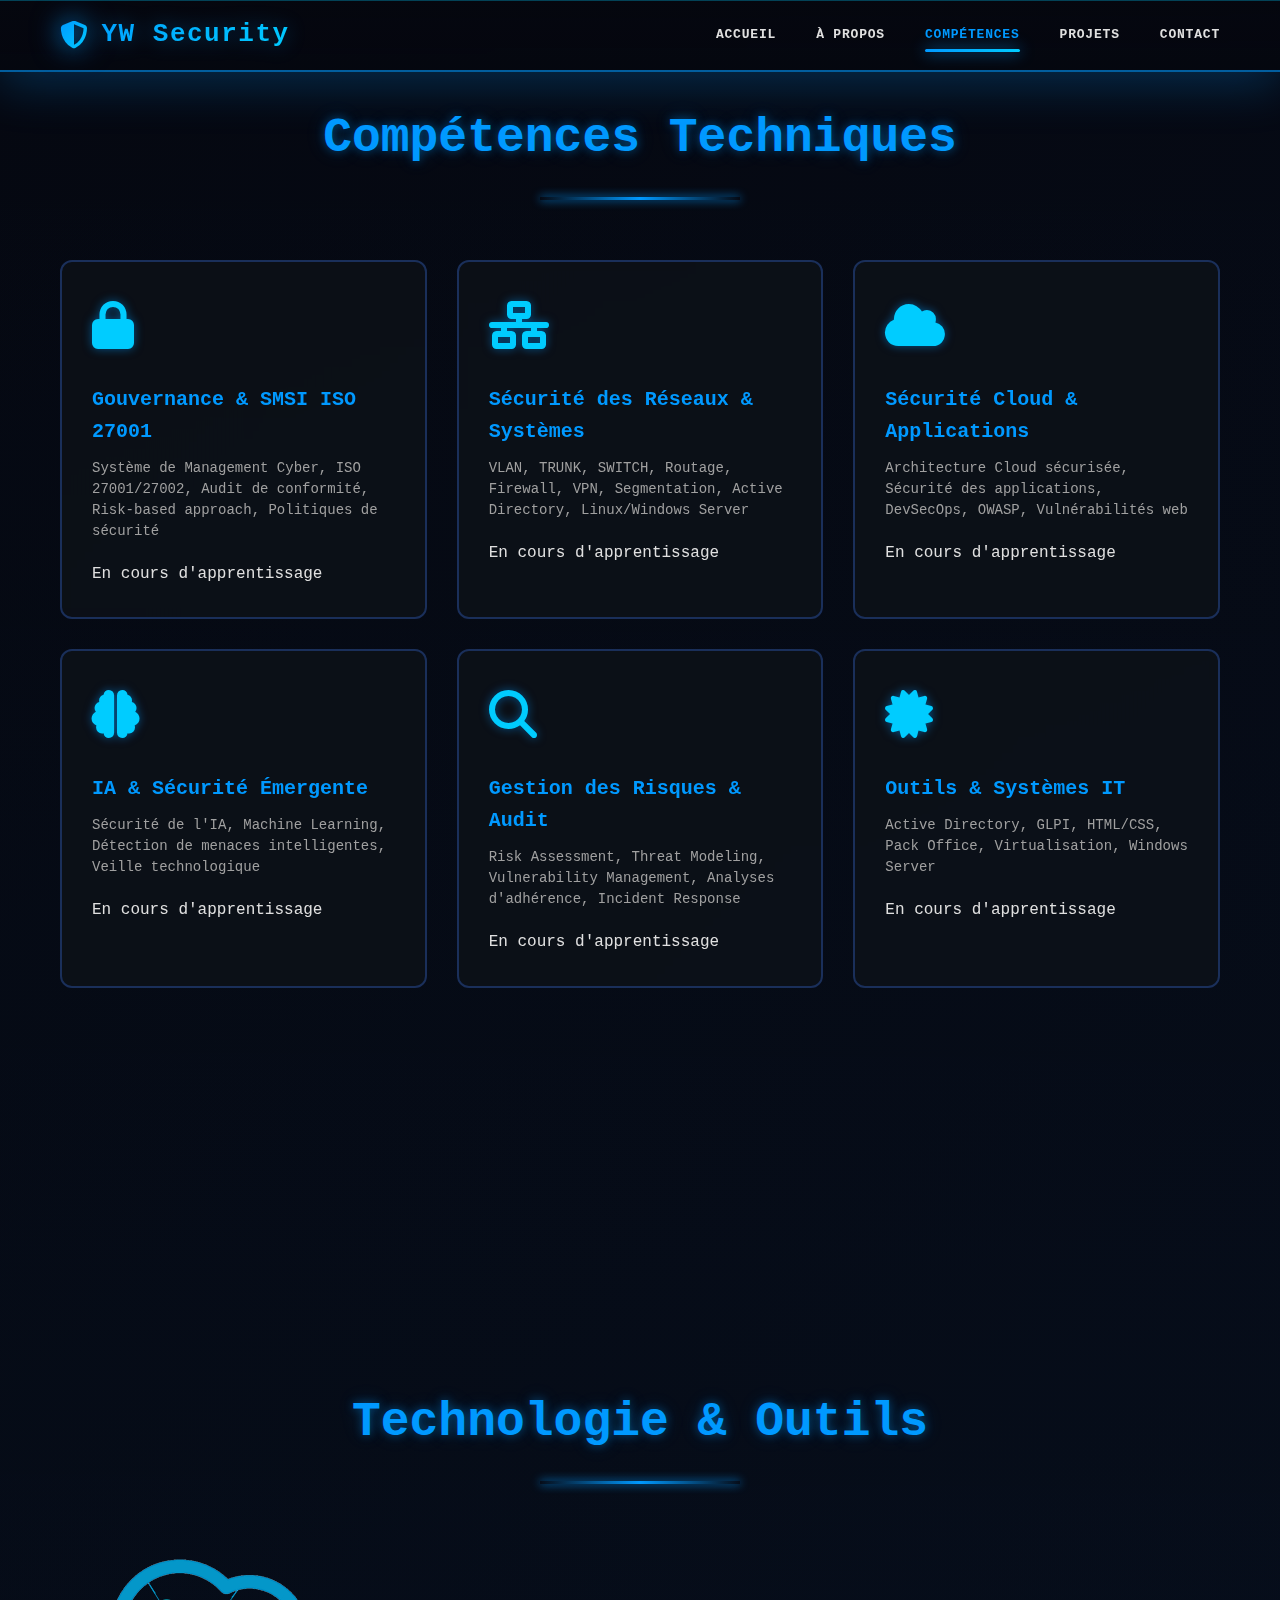
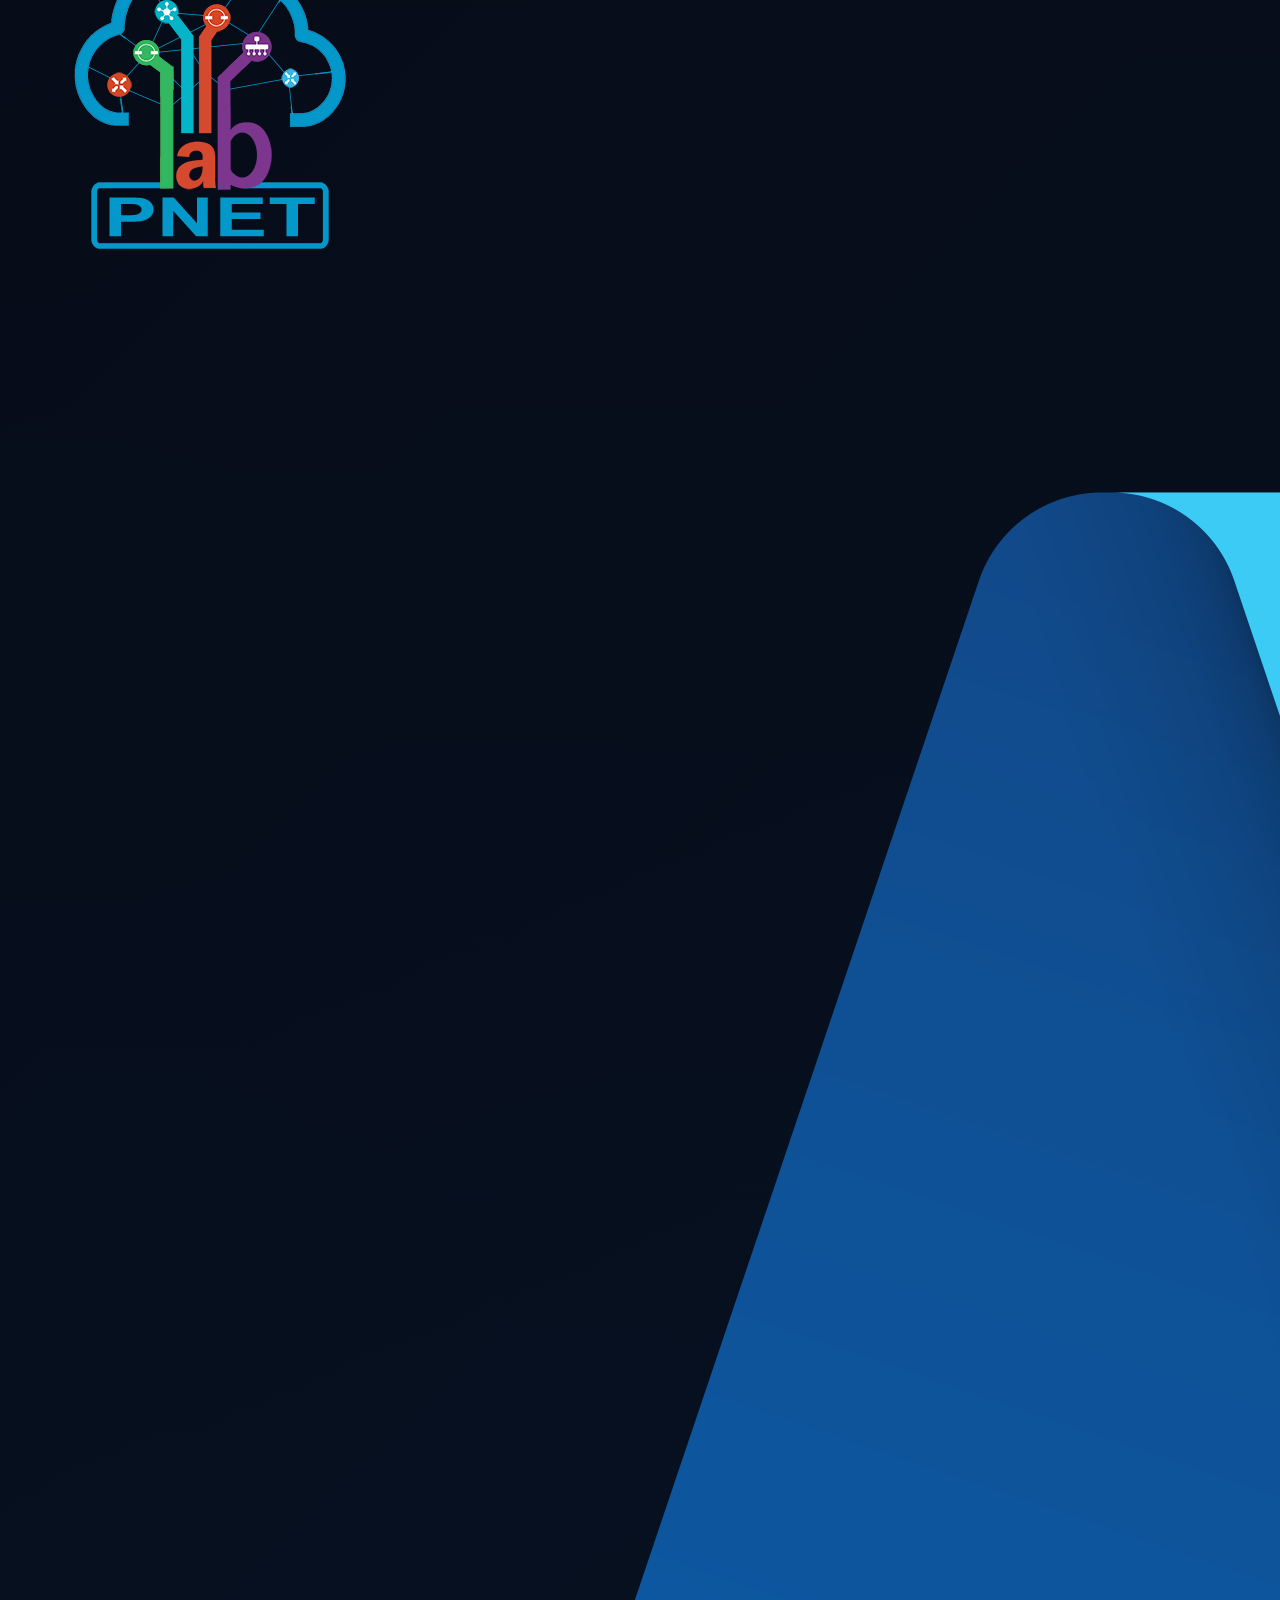
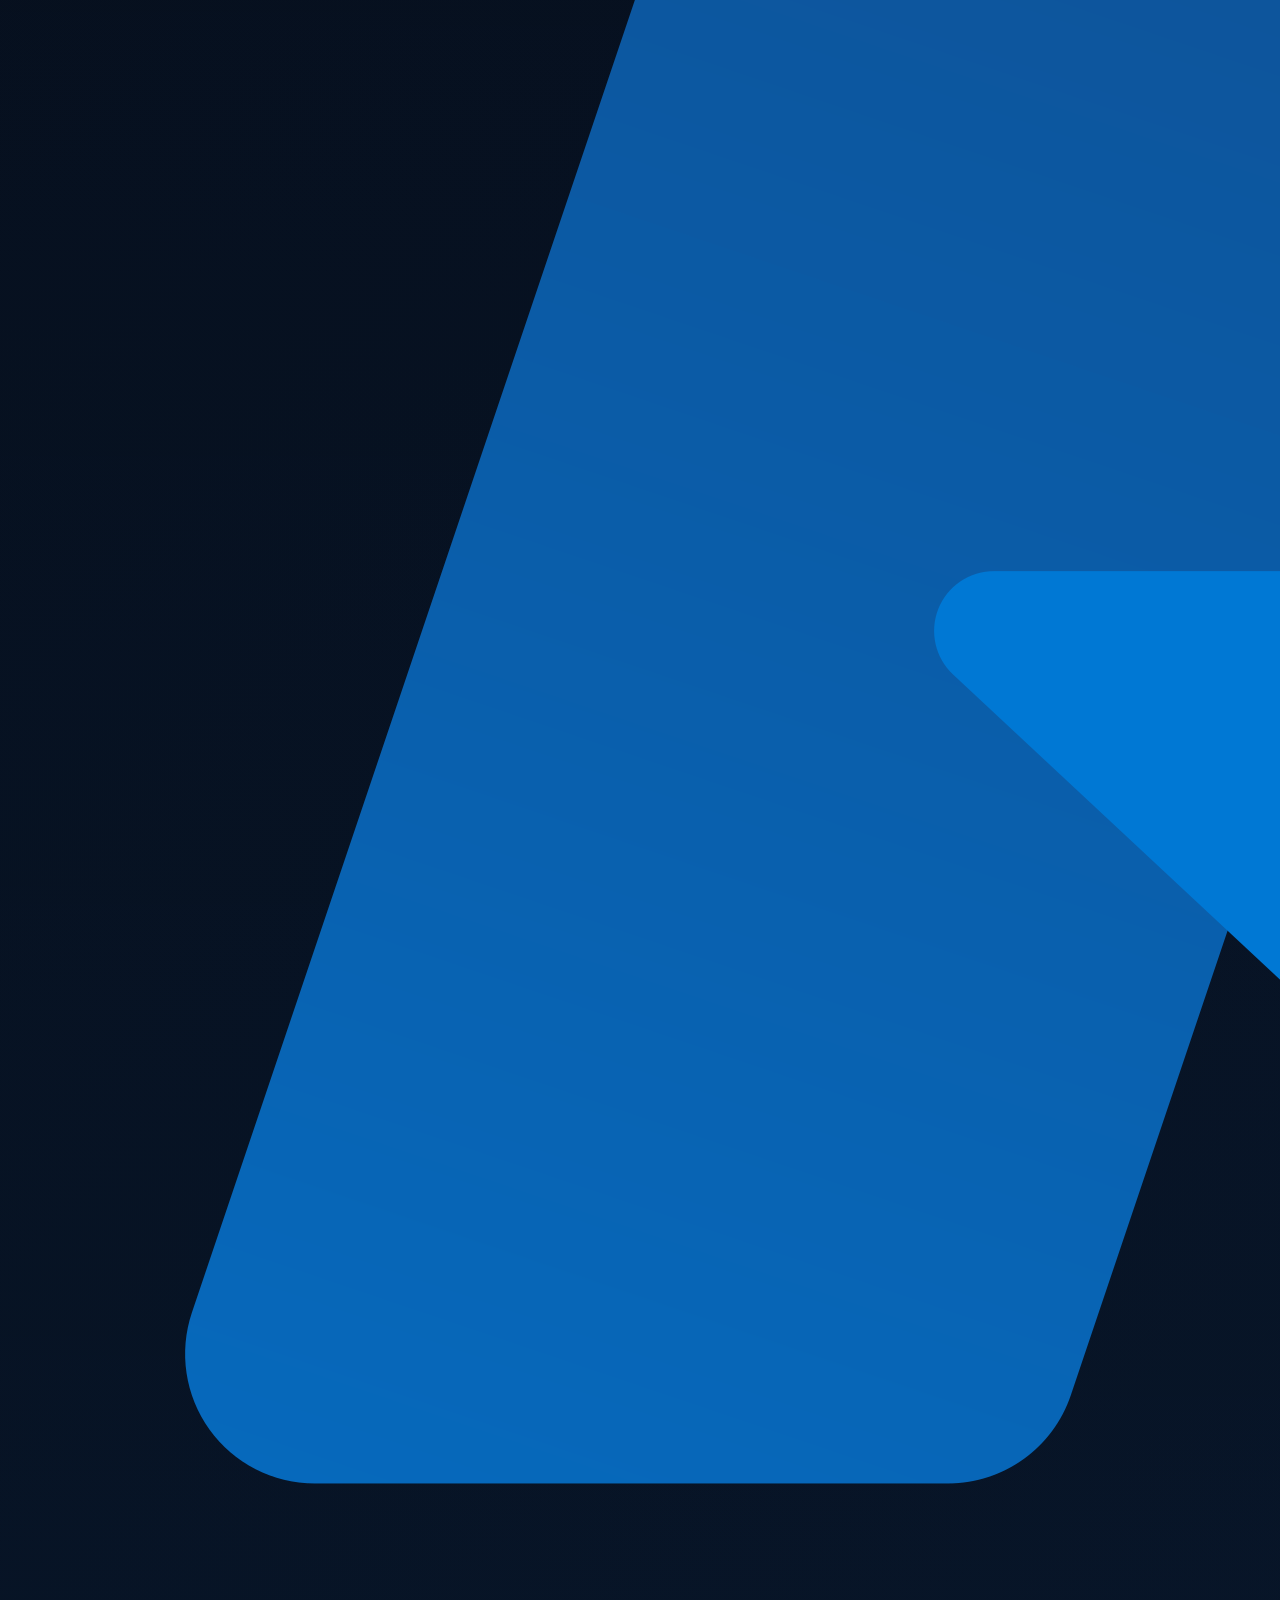
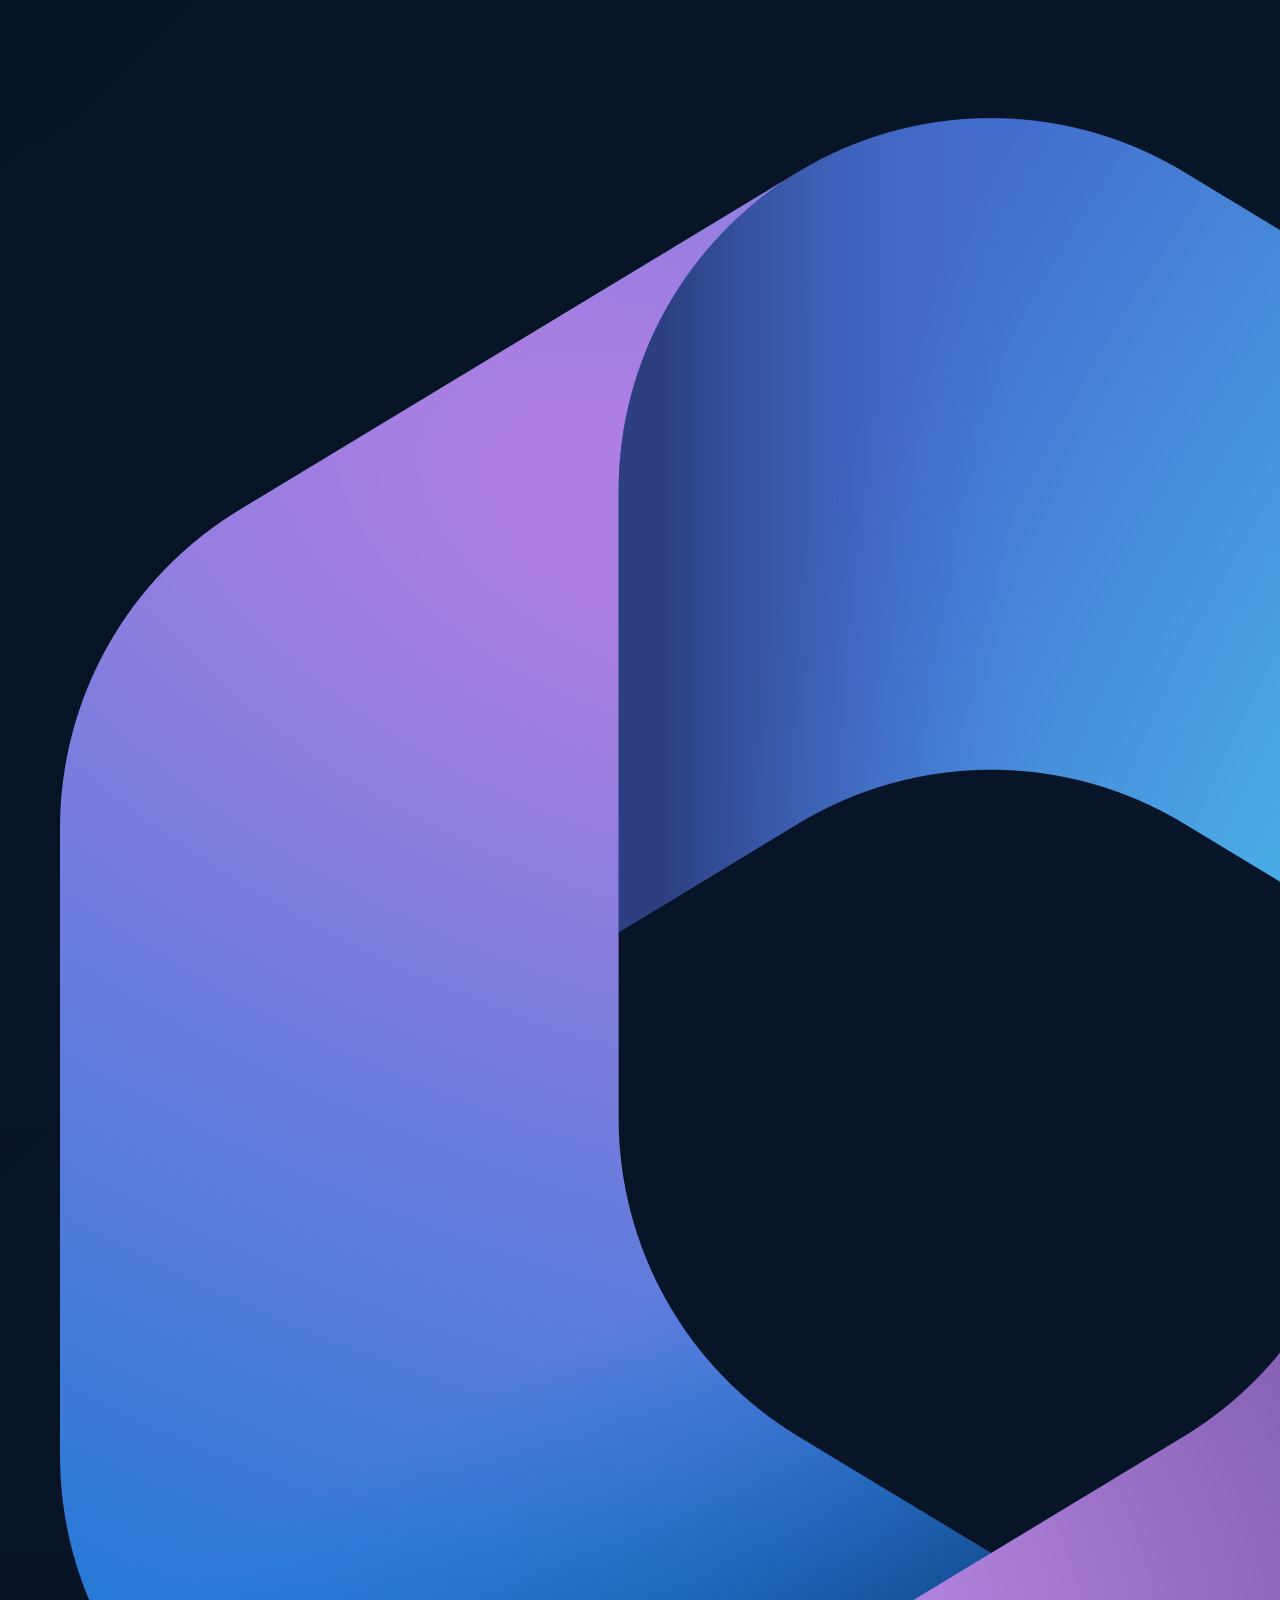
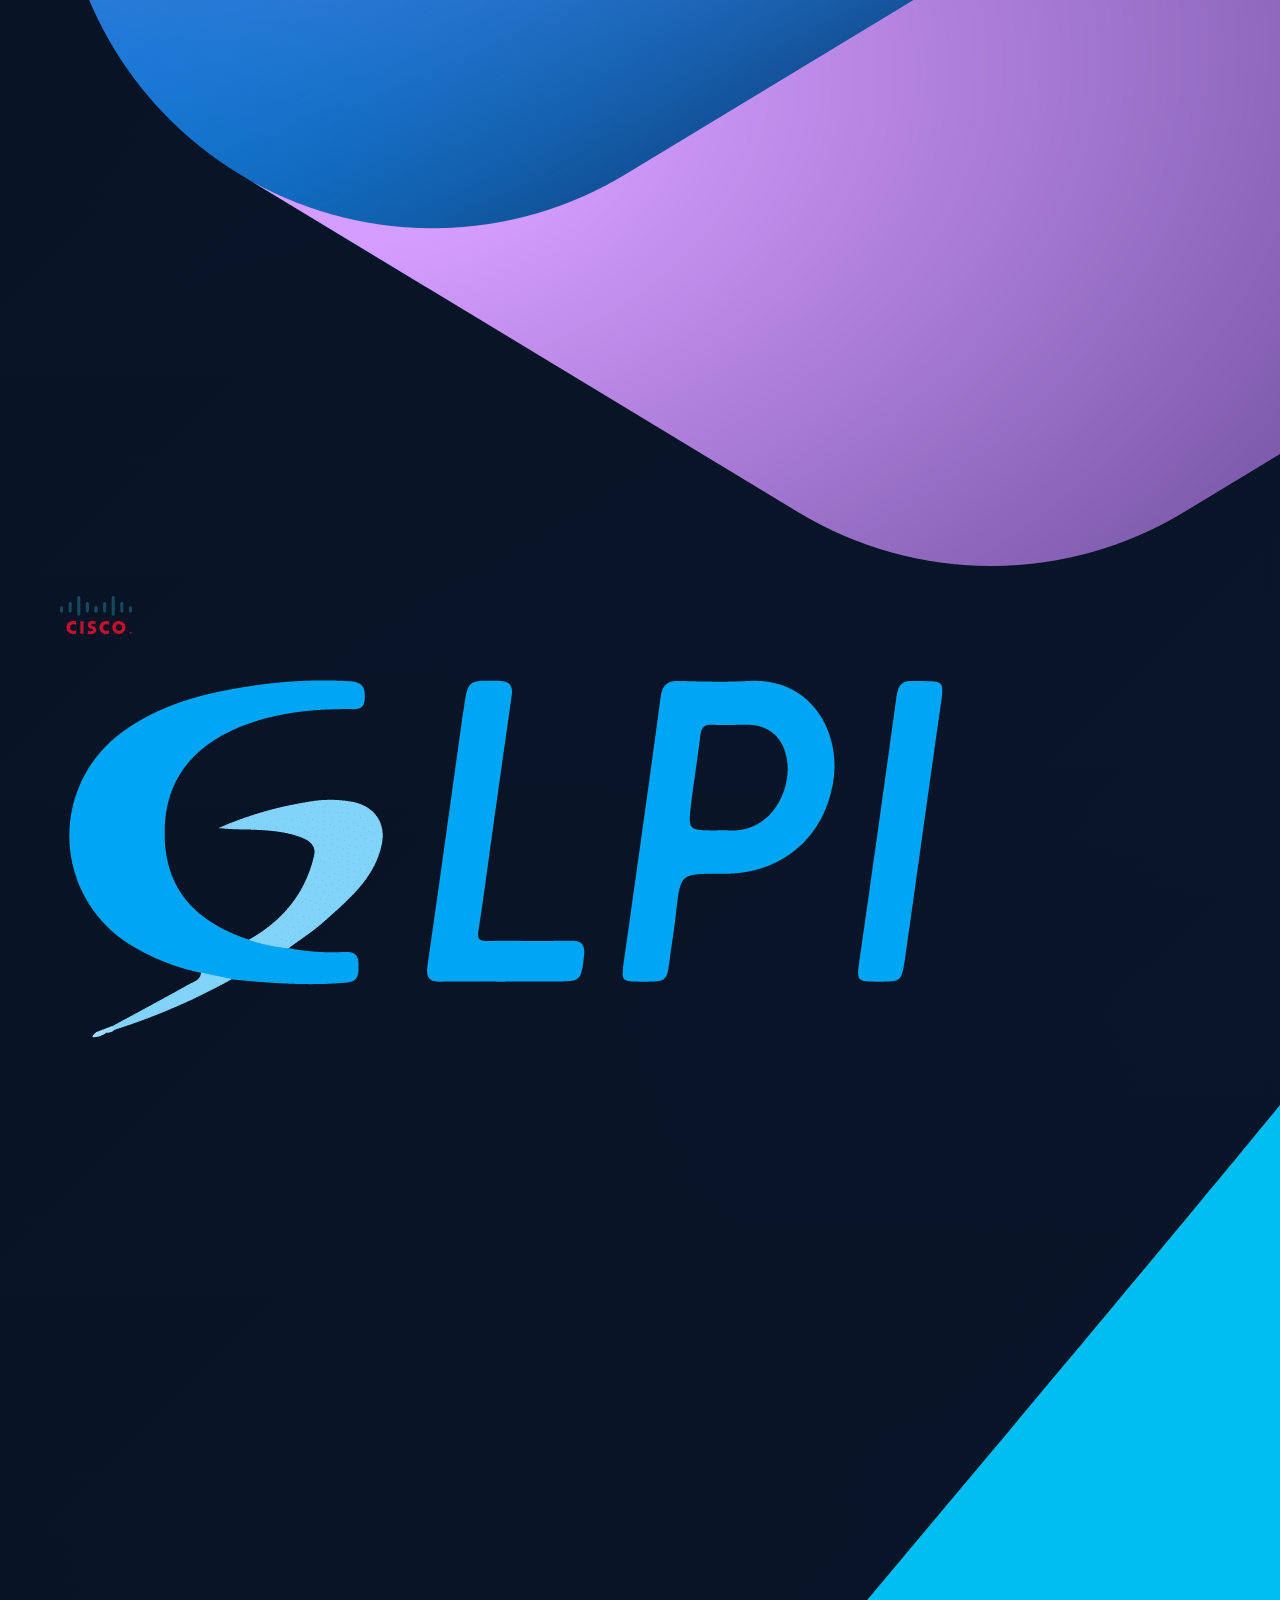
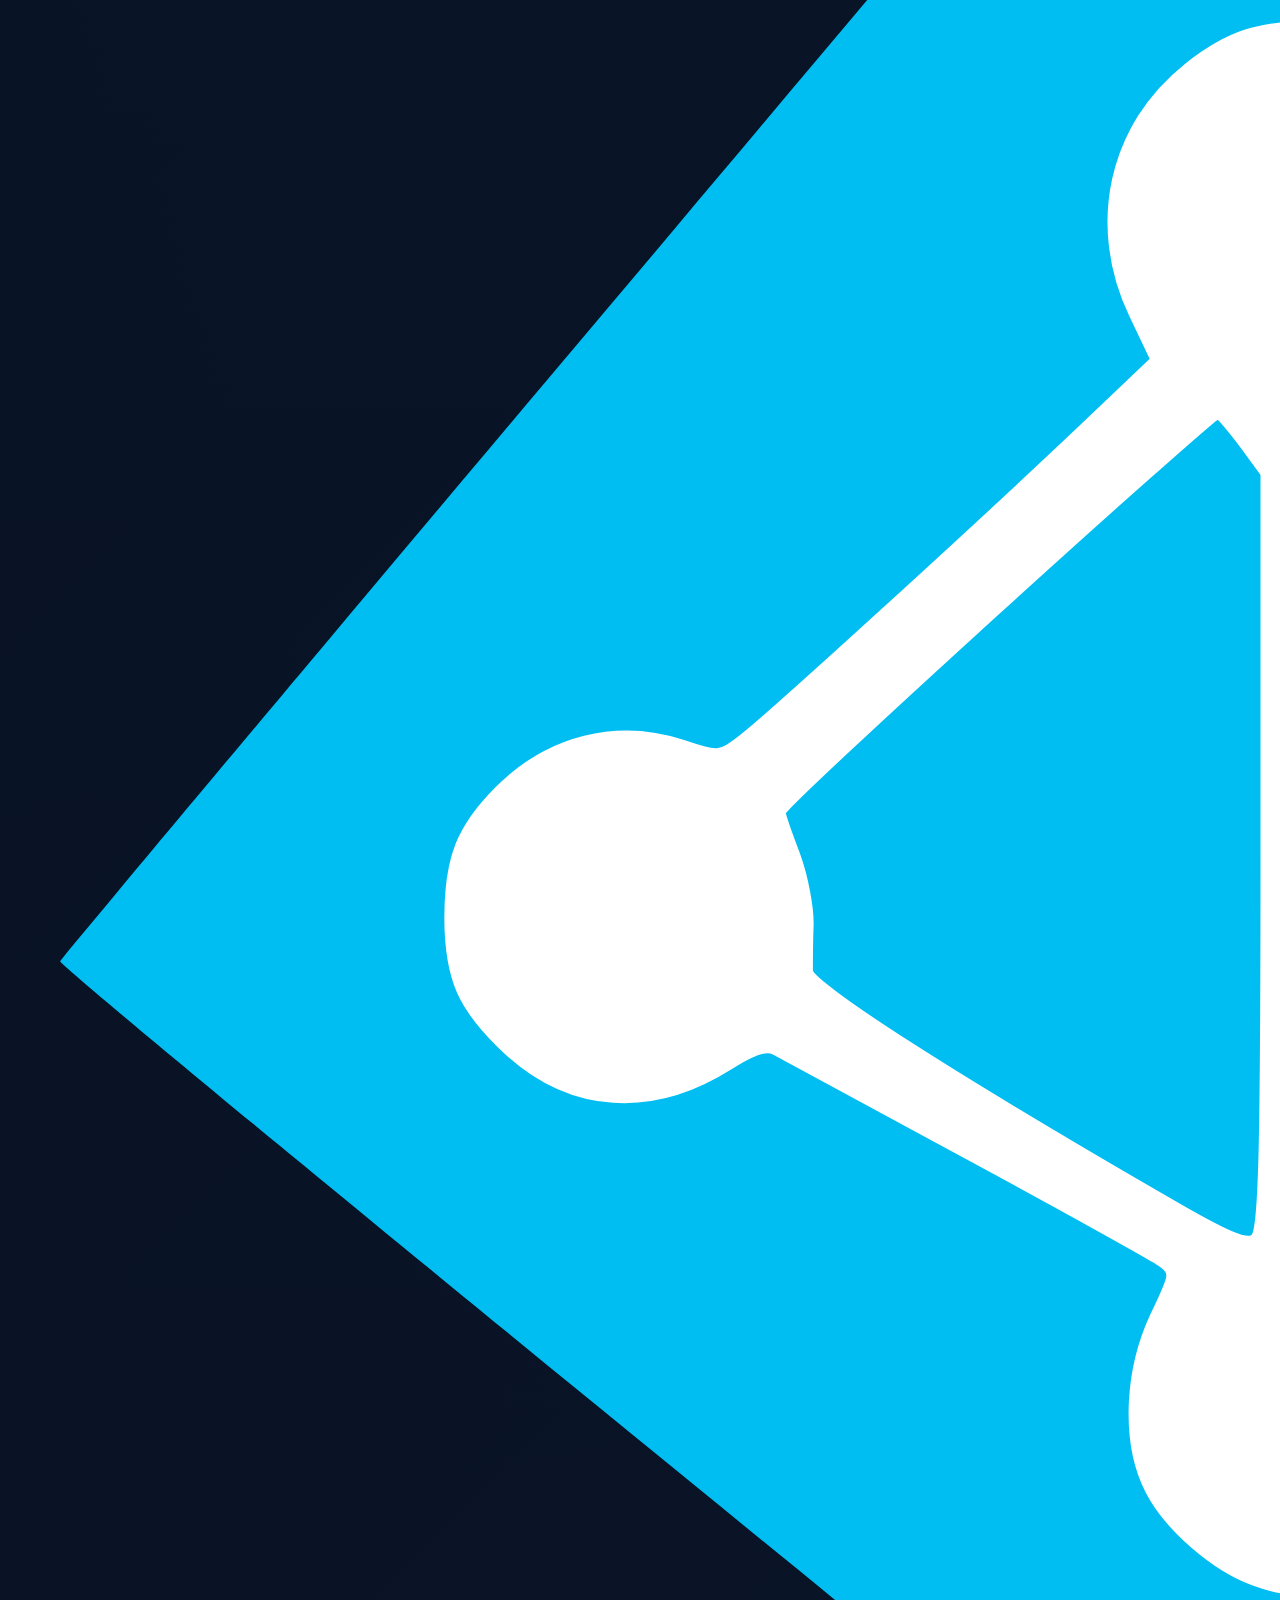
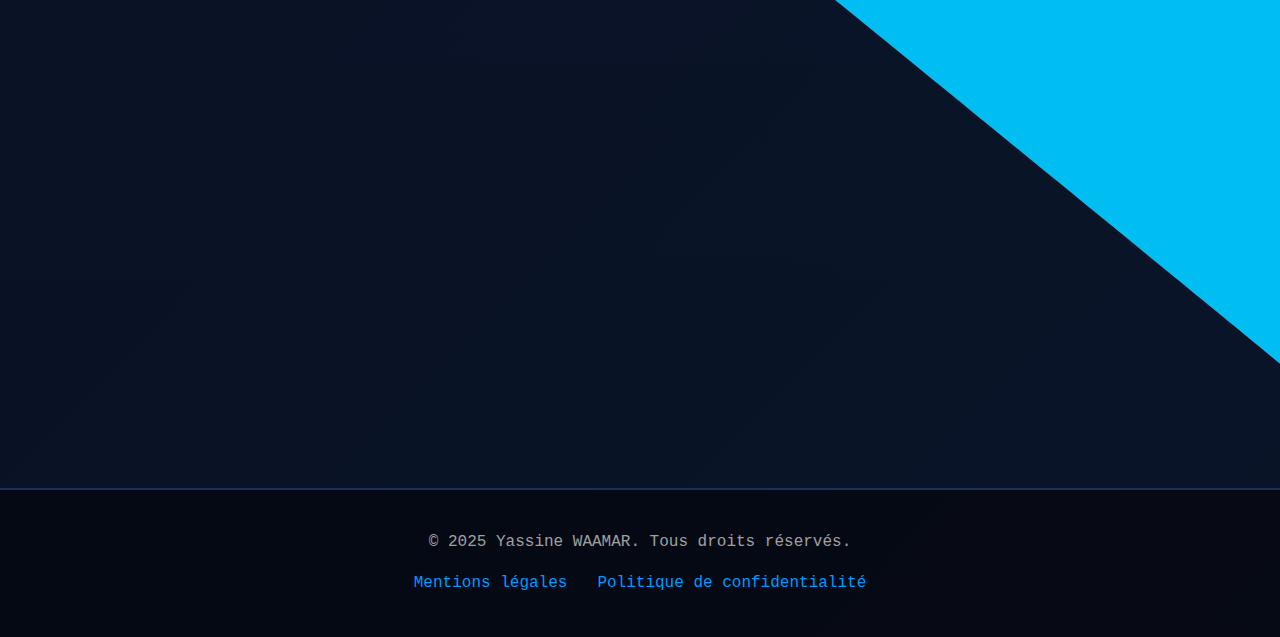
<file: skills.html>
<!DOCTYPE html>
<html lang="fr">
<head>
    <meta charset="UTF-8">
    <meta name="viewport" content="width=device-width, initial-scale=1.0">
    <title>Compétences - Yassine WAAMAR</title>
    <link rel="icon" href="favicon.svg" type="image/svg+xml">
    <link rel="stylesheet" href="style.css">
    <link rel="stylesheet" href="https://cdnjs.cloudflare.com/ajax/libs/font-awesome/6.4.0/css/all.min.css">
</head>
<body>
    <!-- Navigation -->
    <nav class="navbar">
        <div class="nav-container">
            <a href="index.html" class="logo">
                <i class="fas fa-shield-alt"></i>
                <span>YW Security</span>
            </a>
            <ul class="nav-menu">
                <li><a href="index.html" class="nav-link">Accueil</a></li>
                <li><a href="about.html" class="nav-link">À propos</a></li>
                <li><a href="skills.html" class="nav-link active">Compétences</a></li>
                <li><a href="projects.html" class="nav-link">Projets</a></li>
                <li><a href="contact.html" class="nav-link">Contact</a></li>
            </ul>
            <div class="hamburger">
                <span></span>
                <span></span>
                <span></span>
            </div>
        </div>
    </nav>

    <!-- Skills Section -->
    <main class="skills">
        <div class="container">
            <h1 class="section-title">Compétences Techniques</h1>
            <div class="skills-grid">
                <div class="skill-card">
                    <div class="skill-icon">
                        <i class="fas fa-lock"></i>
                    </div>
                    <h3>Gouvernance & SMSI ISO 27001</h3>
                    <p>Système de Management Cyber, ISO 27001/27002, Audit de conformité, Risk-based approach, Politiques de sécurité</p>
                    <div class="skill-status">En cours d'apprentissage</div>
                </div>

                <div class="skill-card">
                    <div class="skill-icon">
                        <i class="fas fa-network-wired"></i>
                    </div>
                    <h3>Sécurité des Réseaux & Systèmes</h3>
                    <p>VLAN, TRUNK, SWITCH, Routage, Firewall, VPN, Segmentation, Active Directory, Linux/Windows Server</p>
                    <div class="skill-status">En cours d'apprentissage</div>
                </div>

                <div class="skill-card">
                    <div class="skill-icon">
                        <i class="fas fa-cloud"></i>
                    </div>
                    <h3>Sécurité Cloud & Applications</h3>
                    <p>Architecture Cloud sécurisée, Sécurité des applications, DevSecOps, OWASP, Vulnérabilités web</p>
                    <div class="skill-status">En cours d'apprentissage</div>
                </div>

                <div class="skill-card">
                    <div class="skill-icon">
                        <i class="fas fa-brain"></i>
                    </div>
                    <h3>IA & Sécurité Émergente</h3>
                    <p>Sécurité de l'IA, Machine Learning, Détection de menaces intelligentes, Veille technologique</p>
                    <div class="skill-status">En cours d'apprentissage</div>
                </div>

                <div class="skill-card">
                    <div class="skill-icon">
                        <i class="fas fa-search"></i>
                    </div>
                    <h3>Gestion des Risques & Audit</h3>
                    <p>Risk Assessment, Threat Modeling, Vulnerability Management, Analyses d'adhérence, Incident Response</p>
                    <div class="skill-status">En cours d'apprentissage</div>
                </div>

                <div class="skill-card">
                    <div class="skill-icon">
                        <i class="fas fa-certificate"></i>
                    </div>
                    <h3>Outils & Systèmes IT</h3>
                    <p>Active Directory, GLPI, HTML/CSS, Pack Office, Virtualisation, Windows Server</p>
                    <div class="skill-status">En cours d'apprentissage</div>
                </div>

                <div class="skill-card">
                    <div class="skill-icon">
                        <i class="fas fa-globe"></i>
                    </div>
                    <h3>Communication & Anglais</h3>
                    <p>Anglais courant lu/parlé/écrit, Reporting, Conseils métier, Environnement multiculturel</p>
                    <div class="skill-status">Professionnel</div>
                </div>
            </div>

            <!-- Tech Stack Section -->
            <h2 class="section-title" style="margin-top: 60px;">Technologie & Outils</h2>
            <div class="tech-stack">
                <div class="tech-logo">
                    <img src="pnetlab_logo.png" alt="PNETLAB" title="PNETLAB">
                </div>
                <div class="tech-logo">
                    <img src="Microsoft-Azure.png" alt="Microsoft Azure" title="Microsoft Azure">
                </div>
                <div class="tech-logo">
                    <img src="Microsoft365.png" alt="Microsoft 365" title="Microsoft 365">
                </div>
                <div class="tech-logo">
                    <img src="Cisco_logo.svg" alt="Cisco" title="Cisco">
                </div>
                <div class="tech-logo">
                    <img src="GLPI_Logo-color.png" alt="GLPI" title="GLPI">
                </div>
                <div class="tech-logo">
                    <img src="azure-active-directory.svg" alt="Active Directory" title="Active Directory">
                </div>
            </div>
        </div>
        </main>

    <!-- Footer -->
    <footer class="footer">
        <div class="container">
            <p>&copy; 2025 Yassine WAAMAR. Tous droits réservés.</p>
            <div class="footer-links">
                <span class="footer-link">Mentions légales</span>
                <span class="footer-link">Politique de confidentialité</span>
            </div>
        </div>
    </footer>

    <script src="script.js"></script>
</body>
</html>
</file>
<file: style.css>
/* ============= Variables CSS ============= */
:root {
    --primary: #0099ff;
    --primary-dark: #0066cc;
    --secondary: #00ccff;
    --dark-bg: #0a1428;
    --darker-bg: #050811;
    --card-bg: #0f1823;
    --text-primary: #e0e0e0;
    --text-secondary: #a0a0a0;
    --border-color: #1a2f5a;
    --accent-1: #0066ff;
    --accent-2: #00ffff;
    --success: #00ccff;
    --warning: #0099ff;
    --danger: #ff1744;
    --shadow: 0 8px 32px rgba(0, 153, 255, 0.1);
    --shadow-hover: 0 16px 48px rgba(0, 153, 255, 0.25);
    --transition: all 0.3s cubic-bezier(0.4, 0, 0.2, 1);
}

/* ============= Reset & Base ============= */
* {
    margin: 0;
    padding: 0;
    box-sizing: border-box;
}

html {
    scroll-behavior: smooth;
}

body {
    font-family: -apple-system, BlinkMacSystemFont, 'Segoe UI', 'Courier New', Roboto, Oxygen, Ubuntu, Cantarell, sans-serif;
    background: linear-gradient(135deg, var(--darker-bg) 0%, var(--dark-bg) 100%);
    color: var(--text-primary);
    line-height: 1.6;
    overflow-x: hidden;
    overflow-y: auto;
}

/* ============= Navbar ============= */
.navbar {
    position: fixed;
    top: 0;
    width: 100%;
    z-index: 1000;
    background: linear-gradient(180deg, rgba(5, 7, 15, 0.98) 0%, rgba(5, 7, 15, 0.85) 100%);
    backdrop-filter: blur(20px);
    border-bottom: 2px solid rgba(0, 153, 255, 0.4);
    box-shadow: 
        0 8px 32px rgba(0, 153, 255, 0.15),
        inset 0 1px 0 rgba(0, 204, 255, 0.2);
    transition: all 0.3s ease;
}

.navbar:hover {
    border-bottom-color: rgba(0, 153, 255, 0.6);
    box-shadow: 
        0 12px 48px rgba(0, 153, 255, 0.25),
        inset 0 1px 0 rgba(0, 204, 255, 0.3);
}

.nav-container {
    max-width: 1200px;
    margin: 0 auto;
    padding: 0 20px;
    display: flex;
    justify-content: space-between;
    align-items: center;
    height: 70px;
    position: relative;
}

.logo {
    display: flex;
    align-items: center;
    gap: 12px;
    font-size: 26px;
    font-weight: 900;
    background: linear-gradient(135deg, var(--primary) 0%, var(--secondary) 100%);
    -webkit-background-clip: text;
    -webkit-text-fill-color: transparent;
    background-clip: text;
    position: relative;
    z-index: 10;
    letter-spacing: 1.5px;
    transition: all 0.4s cubic-bezier(0.34, 1.56, 0.64, 1);
    filter: drop-shadow(0 0 10px rgba(0, 153, 255, 0.4));
}

.logo i {
    font-size: 28px;
    background: linear-gradient(135deg, var(--primary) 0%, var(--secondary) 100%);
    -webkit-background-clip: text;
    -webkit-text-fill-color: transparent;
    background-clip: text;
    filter: drop-shadow(0 0 15px rgba(0, 153, 255, 0.5));
}

.logo:hover {
    transform: scale(1.12) translateY(-3px);
    filter: drop-shadow(0 0 20px rgba(0, 153, 255, 0.8)) drop-shadow(0 0 40px rgba(0, 204, 255, 0.4));
}

.nav-menu {
    display: flex;
    list-style: none;
    gap: 40px;
}

.nav-link {
    color: var(--text-primary);
    text-decoration: none;
    position: relative;
    transition: all 0.3s cubic-bezier(0.34, 1.56, 0.64, 1);
    font-weight: 600;
    letter-spacing: 0.8px;
    padding: 5px 0;
    text-transform: uppercase;
    font-size: 13px;
}

.nav-link::after {
    content: '';
    position: absolute;
    bottom: -5px;
    left: 0;
    width: 0;
    height: 3px;
    background: linear-gradient(90deg, var(--primary), var(--secondary));
    transition: width 0.4s cubic-bezier(0.34, 1.56, 0.64, 1);
    box-shadow: 0 0 15px var(--primary);
    border-radius: 2px;
}

.nav-link:hover {
    color: var(--secondary);
    transform: translateY(-2px);
}

.nav-link:hover::after {
    width: 100%;
}

.hamburger {
    display: none;
    flex-direction: column;
    cursor: pointer;
    gap: 5px;
    padding: 8px;
    border-radius: 8px;
    transition: all 0.3s ease;
}

.hamburger:hover {
    background: rgba(0, 153, 255, 0.1);
}

.hamburger span {
    width: 25px;
    height: 3px;
    background: linear-gradient(90deg, var(--primary), var(--secondary));
    margin: 0;
    transition: all 0.3s cubic-bezier(0.34, 1.56, 0.64, 1);
    box-shadow: 0 0 8px rgba(0, 153, 255, 0.6);
    border-radius: 2px;
}

/* ============= Hero Section ============= */
.hero {
    position: relative;
    min-height: 100vh;
    display: flex;
    align-items: center;
    justify-content: center;
    padding: 120px 20px 40px;
    margin-top: 0;
    overflow: auto;
    width: 100%;
}

main {
    min-height: calc(100vh - 60px);
    overflow-y: auto;
}

.hero::before {
    content: '';
    position: absolute;
    inset: 0;
    background: url('data:image/svg+xml,<svg xmlns="http://www.w3.org/2000/svg" viewBox="0 0 1200 600"><defs><pattern id="grid" width="50" height="50" patternUnits="userSpaceOnUse"><path d="M 50 0 L 0 0 0 50" fill="none" stroke="rgba(0,153,255,0.08)" stroke-width="1"/></pattern></defs><rect width="1200" height="600" fill="url(%23grid)"/></svg>');
    opacity: 0.3;
}

.hero > * {
    position: relative;
    z-index: 10;
}

.hero-wrapper {
    display: flex;
    gap: 60px;
    max-width: 1400px;
    width: 100%;
    align-items: center;
    margin: 0 auto;
    z-index: 10;
    position: relative;
    flex-wrap: wrap;
    justify-content: center;
}

.matrix-bg {
    position: absolute;
    top: 0;
    left: 0;
    width: 100%;
    height: 100%;
    background-image:
        linear-gradient(90deg, transparent 24%, rgba(0, 153, 255, 0.05) 25%, rgba(0, 153, 255, 0.05) 26%, transparent 27%, transparent 74%, rgba(0, 153, 255, 0.05) 75%, rgba(0, 153, 255, 0.05) 76%, transparent 77%, transparent),
        linear-gradient(rgba(0, 153, 255, 0.03) 0%, rgba(0, 0, 0, 0.03) 2%, rgba(0, 0, 0, 0.03) 4%, rgba(0, 153, 255, 0.03) 6%);
    background-size: 50px 50px;
    opacity: 0.2;
    animation: matrix-scroll 20s linear infinite;
}

.hero-left {
    position: relative;
    z-index: 10;
    flex: 0 1 100%;
    max-width: 550px;
    display: flex;
    flex-direction: column;
    justify-content: center;
    min-width: 0;
}

.hero-content {
    animation: fadeInDown 1s ease;
}

.security-badge {
    display: inline-flex;
    align-items: center;
    gap: 8px;
    padding: 10px 20px;
    background: linear-gradient(135deg, rgba(0, 153, 255, 0.2), rgba(0, 204, 255, 0.1));
    border: 2px solid var(--primary);
    border-radius: 25px;
    color: var(--primary);
    font-size: 13px;
    font-weight: 700;
    margin-bottom: 20px;
    text-transform: uppercase;
    letter-spacing: 1px;
    animation: fadeInDown 1s ease 0.1s both;
    box-shadow: 0 0 20px rgba(0, 153, 255, 0.2);
}

.security-badge i {
    font-size: 14px;
}

.glitch {
    font-size: clamp(48px, 8vw, 92px);
    font-weight: 900;
    letter-spacing: 4px;
    color: var(--primary);
    text-shadow:
        0 0 10px rgba(0, 153, 255, 0.8),
        0 0 20px rgba(0, 153, 255, 0.5),
        0 0 40px rgba(0, 153, 255, 0.3),
        0 0 60px rgba(0, 153, 255, 0.2),
        -2px -2px 0 rgba(255, 0, 128, 0.3),
        2px 2px 0 rgba(0, 255, 136, 0.3);
    position: relative;
    animation: glitch 4s infinite;
    margin-bottom: 15px;
}

@keyframes glitch {
    0%, 100% {
        text-shadow:
            0 0 10px rgba(0, 153, 255, 0.8),
            0 0 20px rgba(0, 153, 255, 0.5),
            0 0 40px rgba(0, 153, 255, 0.3);
    }
    50% {
        text-shadow:
            0 0 10px rgba(0, 153, 255, 0.8),
            0 0 20px rgba(0, 153, 255, 0.5),
            0 0 40px rgba(0, 153, 255, 0.3),
            -2px -2px 0 rgba(255, 0, 128, 0.5),
            2px 2px 0 rgba(0, 255, 136, 0.5);
    }
}

.hero-subtitle {
    font-size: 28px;
    font-weight: 700;
    color: var(--secondary);
    margin-bottom: 10px;
    text-shadow: 
        0 0 10px rgba(0, 204, 255, 0.6),
        0 0 20px rgba(0, 204, 255, 0.3);
    animation: fadeInUp 1s ease 0.2s both;
}

.hero-description {
    font-size: 16px;
    color: var(--text-secondary);
    margin-bottom: 20px;
    line-height: 1.6;
    animation: fadeInUp 1s ease 0.3s both;
    font-style: italic;
}

.security-highlights {
    display: flex;
    gap: 12px;
    margin-bottom: 25px;
    flex-wrap: wrap;
    animation: fadeInUp 1s ease 0.35s both;
}

.security-tag {
    display: inline-flex;
    align-items: center;
    gap: 6px;
    padding: 8px 14px;
    background: rgba(0, 204, 255, 0.1);
    border: 1px solid rgba(0, 204, 255, 0.3);
    border-radius: 6px;
    color: var(--secondary);
    font-size: 12px;
    font-weight: 600;
    transition: all 0.3s ease;
}

.security-tag:hover {
    background: rgba(0, 204, 255, 0.2);
    border-color: var(--secondary);
    box-shadow: 0 0 12px rgba(0, 204, 255, 0.3);
}

.security-tag i {
    font-size: 13px;
}

.hero-status {
    display: inline-flex;
    align-items: center;
    gap: 10px;
    margin-bottom: 30px;
    padding: 12px 24px;
    border: 2px solid var(--primary);
    border-radius: 25px;
    color: var(--primary);
    font-size: 14px;
    font-weight: bold;
    animation: fadeInUp 1s ease 0.4s both;
}

.status-indicator {
    width: 12px;
    height: 12px;
    background: var(--primary);
    border-radius: 50%;
    animation: pulse 2s infinite;
    box-shadow: 0 0 10px var(--primary);
}

.hero-buttons {
    display: flex;
    gap: 20px;
    margin-bottom: 40px;
    animation: fadeInUp 1s ease 0.5s both;
    flex-wrap: wrap;
}

.cta-button {
    display: inline-block;
    padding: 16px 45px;
    background: linear-gradient(135deg, var(--primary), var(--accent-1));
    color: var(--darker-bg);
    border: none;
    border-radius: 12px;
    font-size: 16px;
    font-weight: bold;
    cursor: pointer;
    transition: var(--transition);
    box-shadow: 0 0 30px rgba(0, 153, 255, 0.3);
    text-transform: uppercase;
    letter-spacing: 1px;
}

.cta-button:hover {
    transform: translateY(-5px) scale(1.05);
    box-shadow: 0 0 50px rgba(0, 153, 255, 0.6);
}

.cta-button:active {
    transform: translateY(-2px);
}

.secondary-button {
    display: inline-block;
    padding: 16px 45px;
    background: transparent;
    color: var(--primary);
    border: 2px solid var(--primary);
    border-radius: 12px;
    font-size: 16px;
    font-weight: bold;
    cursor: pointer;
    transition: var(--transition);
    text-transform: uppercase;
    letter-spacing: 1px;
}

.secondary-button:hover {
    background: rgba(0, 153, 255, 0.1);
    box-shadow: 0 0 25px rgba(0, 153, 255, 0.4);
    transform: translateY(-3px) scale(1.03);
}

.hero-stats {
    display: flex;
    gap: 40px;
    margin-bottom: 20px;
    animation: fadeInUp 1s ease 0.6s both;
    flex-wrap: wrap;
}

.stat-item {
    display: flex;
    flex-direction: column;
    gap: 8px;
}

.stat-value {
    font-size: 32px;
    font-weight: 900;
    color: var(--primary);
    text-shadow: 0 0 15px rgba(0, 153, 255, 0.5);
}

.stat-label {
    font-size: 13px;
    color: var(--text-secondary);
    text-transform: uppercase;
    letter-spacing: 1px;
}

.hero-right {
    position: relative;
    z-index: 10;
    flex: 0 1 100%;
    max-width: 500px;
    display: flex;
    flex-direction: column;
    gap: 40px;
    animation: fadeInRight 1s ease 0.4s both;
    min-width: 0;
}

.terminal-window {
    width: 100%;
    background: rgba(10, 14, 39, 0.95);
    border: 2px solid var(--secondary);
    border-radius: 12px;
    overflow: hidden;
    box-shadow: 0 0 50px rgba(0, 204, 255, 0.2);
    backdrop-filter: blur(10px);
    transition: var(--transition);
}

.terminal-header {
    background: linear-gradient(90deg, #1a1a2e, #16213e);
    padding: 15px;
    display: flex;
    justify-content: space-between;
    align-items: center;
    border-bottom: 1px solid var(--secondary);
    color: var(--text-secondary);
    font-size: 13px;
    font-weight: bold;
}

.terminal-buttons {
    display: flex;
    gap: 8px;
}

.terminal-buttons span {
    width: 14px;
    height: 14px;
    border-radius: 50%;
    background: var(--text-secondary);
    cursor: pointer;
    transition: all 0.3s ease;
}

.terminal-buttons span:nth-child(1) {
    background: #ffc107;
}

.terminal-buttons span:nth-child(2) {
    background: #4caf50;
}

.terminal-buttons span:nth-child(3) {
    background: #f44336;
}

.terminal-content {
    padding: 15px;
    font-family: 'Courier New', monospace;
    font-size: 12px;
    color: var(--primary);
}

.cmd {
    color: var(--secondary);
    font-weight: bold;
}

.output {
    color: var(--text-secondary);
}

.tech-stack {
    display: flex;
    flex-direction: column;
    gap: 20px;
}

.tech-stack-title {
    font-size: 16px;
    color: var(--primary);
    font-weight: bold;
    text-transform: uppercase;
    letter-spacing: 2px;
}

.tech-icons {
    display: grid;
    grid-template-columns: repeat(auto-fit, minmax(60px, 1fr));
    gap: 15px;
}

.tech-icon {
    width: 60px;
    height: 60px;
    display: flex;
    align-items: center;
    justify-content: center;
    background: rgba(0, 153, 255, 0.1);
    border: 2px solid var(--primary);
    border-radius: 8px;
    font-size: 28px;
    transition: all 0.3s ease;
    cursor: default;
}

.tech-icon:hover {
    background: rgba(0, 153, 255, 0.2);
    box-shadow: 0 0 20px rgba(0, 153, 255, 0.4);
    transform: translateY(-5px);
}

@keyframes fadeInDown {
    from {
        opacity: 0;
        transform: translateY(-30px);
    }
    to {
        opacity: 1;
        transform: translateY(0);
    }
}

@keyframes fadeInUp {
    from {
        opacity: 0;
        transform: translateY(30px);
    }
    to {
        opacity: 1;
        transform: translateY(0);
    }
}

@keyframes fadeInRight {
    from {
        opacity: 0;
        transform: translateX(30px);
    }
    to {
        opacity: 1;
        transform: translateX(0);
    }
}

@keyframes slideInUp {
    from {
        opacity: 0;
        transform: translateY(50px);
    }
    to {
        opacity: 1;
        transform: translateY(0);
    }
}

@keyframes glow {
    0%, 100% {
        box-shadow: 0 0 20px rgba(0, 153, 255, 0.3);
    }
    50% {
        box-shadow: 0 0 40px rgba(0, 153, 255, 0.6);
    }
}

.container {
    max-width: 1200px;
    margin: 0 auto;
    padding: 0 20px;
}

/* ============= Section Title ============= */
.section-title {
    font-size: 48px;
    font-weight: bold;
    text-align: center;
    margin-bottom: 60px;
    color: var(--primary);
    text-shadow: 
        0 0 10px rgba(0, 153, 255, 0.4),
        0 0 20px rgba(0, 153, 255, 0.2);
    position: relative;
}

.section-title::after {
    content: '';
    display: block;
    width: 200px;
    height: 3px;
    background: linear-gradient(90deg, transparent, var(--primary), transparent);
    margin: 20px auto 0;
    box-shadow: 0 0 10px var(--primary);
}

/* ============= About Section ============= */
.about {
    padding: 100px 0;
    background: linear-gradient(180deg, transparent, rgba(0, 255, 0, 0.05) 50%, transparent);
    min-height: auto;
}

.about-content {
    display: grid;
    grid-template-columns: 1fr 1fr;
    gap: 60px;
    align-items: center;
}

.about-text p {
    font-size: 16px;
    line-height: 1.8;
    margin-bottom: 20px;
    color: var(--text-primary);
}

.highlight {
    font-size: 20px;
    color: var(--primary);
    font-weight: bold;
    text-shadow: 0 0 10px rgba(0, 255, 0, 0.3);
}

.achievements {
    display: grid;
    grid-template-columns: repeat(3, 1fr);
    gap: 20px;
    margin-top: 40px;
}

.achievement {
    display: flex;
    flex-direction: column;
    align-items: center;
    gap: 10px;
    padding: 20px;
    background: rgba(0, 255, 0, 0.05);
    border: 1px solid var(--border-color);
    border-radius: 12px;
    transition: var(--transition);
}

.achievement:hover {
    background: rgba(0, 255, 0, 0.1);
    border-color: var(--primary);
    box-shadow: 0 0 20px rgba(0, 153, 255, 0.2);
    transform: translateY(-5px);
}

.achievement i {
    font-size: 32px;
    color: var(--primary);
}

.about-stats {
    display: grid;
    grid-template-rows: repeat(3, 1fr);
    gap: 20px;
}

.stat-card {
    padding: 30px;
    background: rgba(15, 20, 25, 0.7);
    border: 2px solid var(--border-color);
    border-radius: 12px;
    transition: var(--transition);
    text-align: center;
}

.stat-card:hover {
    border-color: var(--primary);
    background: rgba(0, 255, 0, 0.05);
    box-shadow: 0 0 25px rgba(0, 153, 255, 0.2);
    transform: translateY(-8px);
}

.stat-number {
    font-size: 36px;
    font-weight: bold;
    color: var(--primary);
    text-shadow: 0 0 10px rgba(0, 255, 0, 0.4);
}

.stat-label {
    font-size: 14px;
    color: var(--text-secondary);
    margin-top: 10px;
}

/* ============= Skills Section ============= */
.skills {
    padding: 100px 0;
    background: linear-gradient(180deg, transparent, rgba(0, 153, 255, 0.05) 50%, transparent);
    min-height: auto;
}

.skills-grid {
    display: grid;
    grid-template-columns: repeat(auto-fit, minmax(300px, 1fr));
    gap: 30px;
}

.skill-card {
    padding: 30px;
    background: rgba(15, 20, 25, 0.6);
    border: 2px solid var(--border-color);
    border-radius: 12px;
    transition: all 0.3s ease;
    position: relative;
    overflow: hidden;
    backdrop-filter: blur(5px);
}

.skill-card::before {
    content: '';
    position: absolute;
    top: 0;
    left: -100%;
    width: 100%;
    height: 100%;
    background: linear-gradient(90deg, transparent, rgba(0, 255, 0, 0.1), transparent);
    transition: left 0.5s ease;
}

.skill-card:hover::before {
    left: 100%;
}

.skill-card:hover {
    border-color: var(--primary);
    box-shadow: var(--shadow-hover);
    transform: translateY(-10px) scale(1.02);
    background: rgba(15, 20, 25, 0.8);
}

.skill-icon {
    font-size: 48px;
    color: var(--secondary);
    margin-bottom: 15px;
    text-shadow: 0 0 10px rgba(0, 153, 255, 0.5);
}

.skill-card h3 {
    font-size: 20px;
    margin-bottom: 10px;
    color: var(--primary);
}

.skill-card p {
    font-size: 14px;
    color: var(--text-secondary);
    margin-bottom: 20px;
    line-height: 1.5;
}

.skill-level {
    width: 100%;
    height: 8px;
    background: rgba(0, 255, 0, 0.1);
    border-radius: 10px;
    overflow: hidden;
    border: 1px solid var(--border-color);
}

.level-bar {
    height: 100%;
    background: linear-gradient(90deg, var(--primary), var(--success));
    border-radius: 10px;
    box-shadow: 0 0 10px rgba(0, 255, 0, 0.6);
    transition: width 0.5s ease;
}

/* ============= Projects Section ============= */
.projects {
    padding: 100px 0;
    background: linear-gradient(180deg, transparent, rgba(255, 0, 128, 0.05) 50%, transparent);
    min-height: auto;
}

/* ============= Filter Section ============= */
.filter-section {
    display: flex;
    justify-content: center;
    gap: 15px;
    margin-bottom: 40px;
    flex-wrap: wrap;
}

.filter-btn {
    padding: 12px 25px;
    background: rgba(15, 20, 25, 0.6);
    border: 2px solid var(--border-color);
    border-radius: 25px;
    color: var(--text-primary);
    font-size: 14px;
    cursor: pointer;
    transition: var(--transition);
    font-weight: bold;
}

.filter-btn:hover {
    border-color: var(--primary);
    color: var(--primary);
    box-shadow: 0 0 20px rgba(0, 153, 255, 0.3);
    transform: translateY(-2px);
}

.filter-btn.active {
    background: linear-gradient(135deg, var(--primary), var(--accent-1));
    border-color: var(--primary);
    color: var(--darker-bg);
    box-shadow: 0 0 35px rgba(0, 153, 255, 0.5);
    transform: scale(1.05);
}

.projects-grid {
    display: grid;
    grid-template-columns: repeat(3, 1fr);
    gap: 30px;
    margin-bottom: 40px;
}

.project-card {
    background: rgba(15, 20, 25, 0.6);
    border: 2px solid var(--border-color);
    border-radius: 12px;
    overflow: hidden;
    transition: all 0.3s ease;
    display: flex;
    flex-direction: column;
    opacity: 1;
    transform: scale(1);
    max-height: none;
    backdrop-filter: blur(5px);
}

.project-card.hidden {
    display: none;
    opacity: 0;
    transform: scale(0.95);
    max-height: 0;
}

.project-card:hover {
    border-color: var(--primary);
    box-shadow: var(--shadow-hover);
    transform: translateY(-15px) scale(1.02);
    background: rgba(15, 20, 25, 0.9);
}

.project-image {
    height: 200px;
    display: flex;
    align-items: center;
    justify-content: center;
    font-size: 64px;
    opacity: 0.8;
    transition: all 0.3s ease;
}

.project-card:hover .project-image {
    opacity: 1;
    transform: scale(1.05);
}

.project-info {
    padding: 25px;
    flex-grow: 1;
    display: flex;
    flex-direction: column;
}

.project-info h3 {
    font-size: 20px;
    margin-bottom: 10px;
    color: var(--text-primary);
}

.project-info p {
    font-size: 14px;
    color: var(--text-secondary);
    margin-bottom: 20px;
    flex-grow: 1;
}

.project-tags {
    display: flex;
    flex-wrap: wrap;
    gap: 8px;
    margin-bottom: 15px;
}

.tag {
    display: inline-block;
    padding: 5px 12px;
    background: rgba(0, 255, 0, 0.1);
    border: 1px solid var(--primary);
    border-radius: 20px;
    font-size: 12px;
    color: var(--primary);
}

.project-link {
    color: var(--primary);
    text-decoration: none;
    font-weight: bold;
    transition: all 0.3s ease;
    display: inline-block;
}

.project-link:hover {
    color: var(--success);
    transform: translateX(5px);
}

/* ============= Pagination ============= */
.pagination {
    display: flex;
    justify-content: center;
    gap: 15px;
    margin-top: 40px;
}

.pagination-btn {
    padding: 12px 20px;
    background: rgba(15, 20, 25, 0.6);
    border: 2px solid var(--border-color);
    border-radius: 8px;
    color: var(--text-primary);
    font-size: 16px;
    font-weight: bold;
    cursor: pointer;
    transition: var(--transition);
    min-width: 50px;
}

.pagination-btn:hover {
    border-color: var(--primary);
    color: var(--primary);
    box-shadow: 0 0 20px rgba(0, 153, 255, 0.3);
    transform: translateY(-2px);
}

.pagination-btn.active {
    background: linear-gradient(135deg, var(--primary), var(--accent-1));
    border-color: var(--primary);
    color: var(--darker-bg);
    box-shadow: 0 0 35px rgba(0, 153, 255, 0.5);
    transform: scale(1.1);
}

/* ============= Certifications Section ============= */
.certifications {
    padding: 100px 0;
    background: linear-gradient(180deg, transparent, rgba(0, 255, 136, 0.05) 50%, transparent);
    min-height: auto;
}

.certifications-grid {
    display: grid;
    grid-template-columns: repeat(auto-fit, minmax(250px, 1fr));
    gap: 30px;
}

.cert-card {
    padding: 40px 30px;
    background: rgba(15, 20, 25, 0.6);
    border: 2px solid var(--border-color);
    border-radius: 12px;
    text-align: center;
    transition: all 0.3s ease;
    backdrop-filter: blur(5px);
}

.cert-card:hover {
    border-color: var(--success);
    background: rgba(0, 255, 136, 0.05);
    box-shadow: var(--shadow-hover);
    transform: translateY(-10px);
}

.cert-icon {
    font-size: 48px;
    color: var(--success);
    margin-bottom: 15px;
    text-shadow: 0 0 10px rgba(0, 255, 136, 0.5);
}

.cert-card h3 {
    font-size: 18px;
    margin-bottom: 10px;
    color: var(--text-primary);
}

.cert-card p {
    font-size: 14px;
    color: var(--text-secondary);
    margin-bottom: 15px;
}

.cert-date {
    display: inline-block;
    padding: 8px 15px;
    background: rgba(0, 255, 0, 0.1);
    border: 1px solid var(--primary);
    border-radius: 20px;
    font-size: 12px;
    color: var(--primary);
}

/* ============= Contact Section ============= */
.contact {
    padding: 100px 0;
    background: linear-gradient(180deg, transparent, rgba(0, 255, 0, 0.1) 50%, transparent);
    min-height: auto;
}

.contact-intro {
    text-align: center;
    font-size: 18px;
    color: var(--text-secondary);
    margin-bottom: 60px;
}

.contact-methods {
    display: grid;
    grid-template-columns: repeat(auto-fit, minmax(280px, 1fr));
    gap: 30px;
}

.contact-method {
    display: flex;
    align-items: flex-start;
    gap: 20px;
    padding: 25px;
    background: rgba(15, 20, 25, 0.6);
    border: 2px solid var(--border-color);
    border-radius: 12px;
    text-decoration: none;
    color: var(--text-primary);
    transition: all 0.3s ease;
    overflow: hidden;
    backdrop-filter: blur(5px);
}

.contact-method:hover {
    border-color: var(--primary);
    box-shadow: var(--shadow-hover);
    transform: translateY(-8px);
    background: rgba(15, 20, 25, 0.8);
}

.contact-method i {
    font-size: 36px;
    color: var(--primary);
    flex-shrink: 0;
    min-width: 36px;
}

.contact-method div {
    flex: 1;
    overflow: hidden;
}

.contact-method h3 {
    font-size: 16px;
    margin-bottom: 5px;
    color: var(--primary);
}

.contact-method p {
    font-size: 13px;
    color: var(--text-secondary);
    word-break: break-word;
    overflow-wrap: break-word;
}

/* ============= Footer ============= */
.footer {
    padding: 40px 0;
    background: rgba(5, 7, 15, 0.8);
    border-top: 2px solid var(--border-color);
    text-align: center;
    color: var(--text-secondary);
}

.footer-links {
    display: flex;
    justify-content: center;
    gap: 30px;
    margin-top: 15px;
}

.footer-link {
    color: var(--primary);
    text-decoration: none;
    transition: all 0.3s ease;
    cursor: default;
}

.footer-link:hover {
    color: var(--success);
}

/* ============= Responsive Design ============= */
@media (max-width: 1024px) {
    .hero-wrapper {
        gap: 40px;
    }

    .hero-left,
    .hero-right {
        flex: 0 1 100%;
        max-width: 100%;
    }

    .glitch {
        font-size: clamp(36px, 6vw, 64px);
    }

    .hero-subtitle {
        font-size: 22px;
    }

    .projects-grid {
        grid-template-columns: repeat(2, 1fr);
    }

    .skills-grid {
        grid-template-columns: repeat(2, 1fr);
    }
}

@media (max-width: 768px) {
    .navbar {
        height: 60px;
    }

    .nav-container {
        height: 60px;
        padding: 0 15px;
    }

    .logo {
        font-size: 18px;
        gap: 5px;
    }

    .logo i {
        font-size: 18px;
    }

    .hamburger {
        display: flex;
    }

    .hero {
        padding: 60px 15px 40px;
    }

    .hero-wrapper {
        gap: 30px;
        padding: 20px 0;
    }

    .hero-left,
    .hero-right {
        flex: 0 1 100%;
    }

    .glitch {
        font-size: clamp(32px, 7vw, 48px);
    }

    .hero-subtitle {
        font-size: 18px;
    }

    .hero-description {
        font-size: 14px;
    }

    .security-highlights {
        gap: 8px;
    }

    .security-tag {
        padding: 6px 10px;
        font-size: 11px;
    }

    .hero-buttons {
        flex-direction: column;
    }

    .cta-button,
    .secondary-button {
        width: 100%;
        padding: 14px 30px;
        font-size: 14px;
    }

    .hero-stats {
        flex-direction: column;
        gap: 15px;
    }

    .stat-item {
        flex-direction: row;
        align-items: center;
        gap: 10px;
        padding: 0;
    }

    .stat-value {
        font-size: 24px;
    }

    .stat-label {
        font-size: 11px;
    }

    .tech-icons {
        grid-template-columns: repeat(3, 1fr);
        gap: 10px;
    }

    .tech-icon {
        width: 50px;
        height: 50px;
        font-size: 24px;
    }

    .section-title {
        font-size: 36px;
        margin-bottom: 40px;
    }

    .container {
        padding: 0 15px;
    }

    .about-content {
        grid-template-columns: 1fr;
        gap: 40px;
    }

    .achievements,
    .about-stats {
        grid-template-columns: 1fr;
    }

    .achievement {
        padding: 15px;
    }

    .stat-card {
        padding: 20px;
    }

    .skills-grid {
        grid-template-columns: 1fr;
    }

    .skill-card {
        padding: 20px;
    }

    .projects-grid {
        grid-template-columns: 1fr;
    }

    .project-image {
        height: 150px;
        font-size: 48px;
    }

    .project-info {
        padding: 20px;
    }

    .project-info h3 {
        font-size: 18px;
    }

    .project-info p {
        font-size: 13px;
    }

    .filter-section {
        gap: 8px;
    }

    .filter-btn {
        padding: 10px 16px;
        font-size: 12px;
    }

    .pagination {
        gap: 8px;
    }

    .pagination-btn {
        padding: 10px 15px;
        font-size: 13px;
        min-width: 45px;
    }

    .certifications-grid {
        grid-template-columns: 1fr;
    }

    .cert-card {
        padding: 30px 20px;
    }

    .contact-methods {
        grid-template-columns: 1fr;
    }

    .contact-method {
        flex-direction: column;
        text-align: center;
        align-items: center;
        padding: 20px;
    }

    .contact-method i {
        font-size: 32px;
    }

    .footer {
        padding: 30px 0;
    }

    .footer-links {
        flex-direction: column;
        gap: 10px;
        font-size: 12px;
    }

    section {
        padding-top: 60px;
    }
}

@media (max-width: 480px) {
    .navbar {
        height: 55px;
    }

    .nav-container {
        height: 55px;
        padding: 0 10px;
    }

    .logo {
        font-size: 16px;
    }

    .hero {
        padding: 55px 10px 30px;
    }

    .hero-wrapper {
        gap: 20px;
    }

    .glitch {
        font-size: clamp(28px, 8vw, 42px);
    }

    .hero-subtitle {
        font-size: 16px;
    }

    .hero-description {
        font-size: 13px;
        margin-bottom: 15px;
    }

    .security-highlights {
        gap: 6px;
        margin-bottom: 15px;
    }

    .security-tag {
        padding: 5px 8px;
        font-size: 10px;
    }

    .hero-buttons {
        gap: 10px;
        margin-bottom: 30px;
    }

    .cta-button,
    .secondary-button {
        padding: 12px 25px;
        font-size: 13px;
    }

    .hero-stats {
        gap: 10px;
        margin-bottom: 15px;
    }

    .stat-value {
        font-size: 20px;
    }

    .section-title {
        font-size: 28px;
        margin-bottom: 30px;
    }

    .section-title::after {
        width: 150px;
    }

    .container {
        padding: 0 12px;
    }

    .skill-card,
    .project-card,
    .cert-card {
        padding: 15px;
    }

    .skill-icon {
        font-size: 36px;
    }

    .skill-card h3 {
        font-size: 16px;
    }

    .skill-card p {
        font-size: 12px;
    }

    .project-image {
        height: 120px;
        font-size: 36px;
    }

    .project-info {
        padding: 15px;
    }

    .project-info h3 {
        font-size: 16px;
    }

    .project-info p {
        font-size: 12px;
    }

    .filter-btn {
        padding: 8px 12px;
        font-size: 11px;
    }

    .pagination-btn {
        padding: 8px 12px;
        font-size: 12px;
        min-width: 40px;
    }

    .cert-card {
        padding: 20px 15px;
    }

    .cert-icon {
        font-size: 36px;
    }

    .cert-card h3 {
        font-size: 16px;
    }

    .contact-method {
        padding: 15px;
    }

    .contact-method i {
        font-size: 28px;
    }

    .contact-method h3 {
        font-size: 14px;
    }

    .contact-method p {
        font-size: 12px;
    }

    .footer {
        padding: 20px 0;
        font-size: 11px;
    }

    section {
        padding-top: 55px;
    }
}

/* ============= Legal Pages ============= */
.legal-page {
    padding: 100px 0;
    min-height: calc(100vh - 60px);
    background: linear-gradient(180deg, transparent, rgba(0, 153, 255, 0.03) 50%, transparent);
}

.legal-container {
    max-width: 900px;
    margin: 0 auto;
    padding: 0 20px;
}

.legal-page h1 {
    font-size: 48px;
    color: var(--primary);
    margin-bottom: 15px;
    text-shadow: 0 0 15px rgba(0, 153, 255, 0.3);
    animation: fadeInDown 0.6s ease;
}

.last-update {
    color: var(--text-secondary);
    font-size: 14px;
    margin-bottom: 50px;
    animation: fadeInDown 0.6s ease 0.1s both;
}

.legal-section {
    margin-bottom: 40px;
    padding: 25px;
    background: rgba(15, 20, 25, 0.5);
    border-left: 4px solid var(--primary);
    border-radius: 8px;
    transition: all 0.3s ease;
    animation: fadeInUp 0.6s ease;
}

.legal-section:hover {
    background: rgba(15, 20, 25, 0.7);
    border-left-color: var(--secondary);
    box-shadow: 0 8px 25px rgba(0, 153, 255, 0.15);
}

.legal-section h2 {
    color: var(--secondary);
    font-size: 24px;
    margin-bottom: 15px;
    margin-top: 0;
}

.legal-section p {
    color: var(--text-primary);
    line-height: 1.8;
    margin-bottom: 15px;
    font-size: 15px;
}

.legal-section ul {
    list-style: none;
    padding: 0;
    margin-bottom: 15px;
}

.legal-section li {
    color: var(--text-primary);
    padding: 8px 0;
    padding-left: 25px;
    position: relative;
    font-size: 15px;
    line-height: 1.6;
}

.legal-section li::before {
    content: '▸';
    position: absolute;
    left: 0;
    color: var(--primary);
    font-weight: bold;
}

.legal-section a {
    color: var(--primary);
    text-decoration: none;
    transition: all 0.3s ease;
    border-bottom: 1px solid rgba(0, 153, 255, 0.3);
}

.legal-section a:hover {
    color: var(--secondary);
    border-bottom-color: var(--secondary);
}

strong {
    color: var(--secondary);
}
</file>
